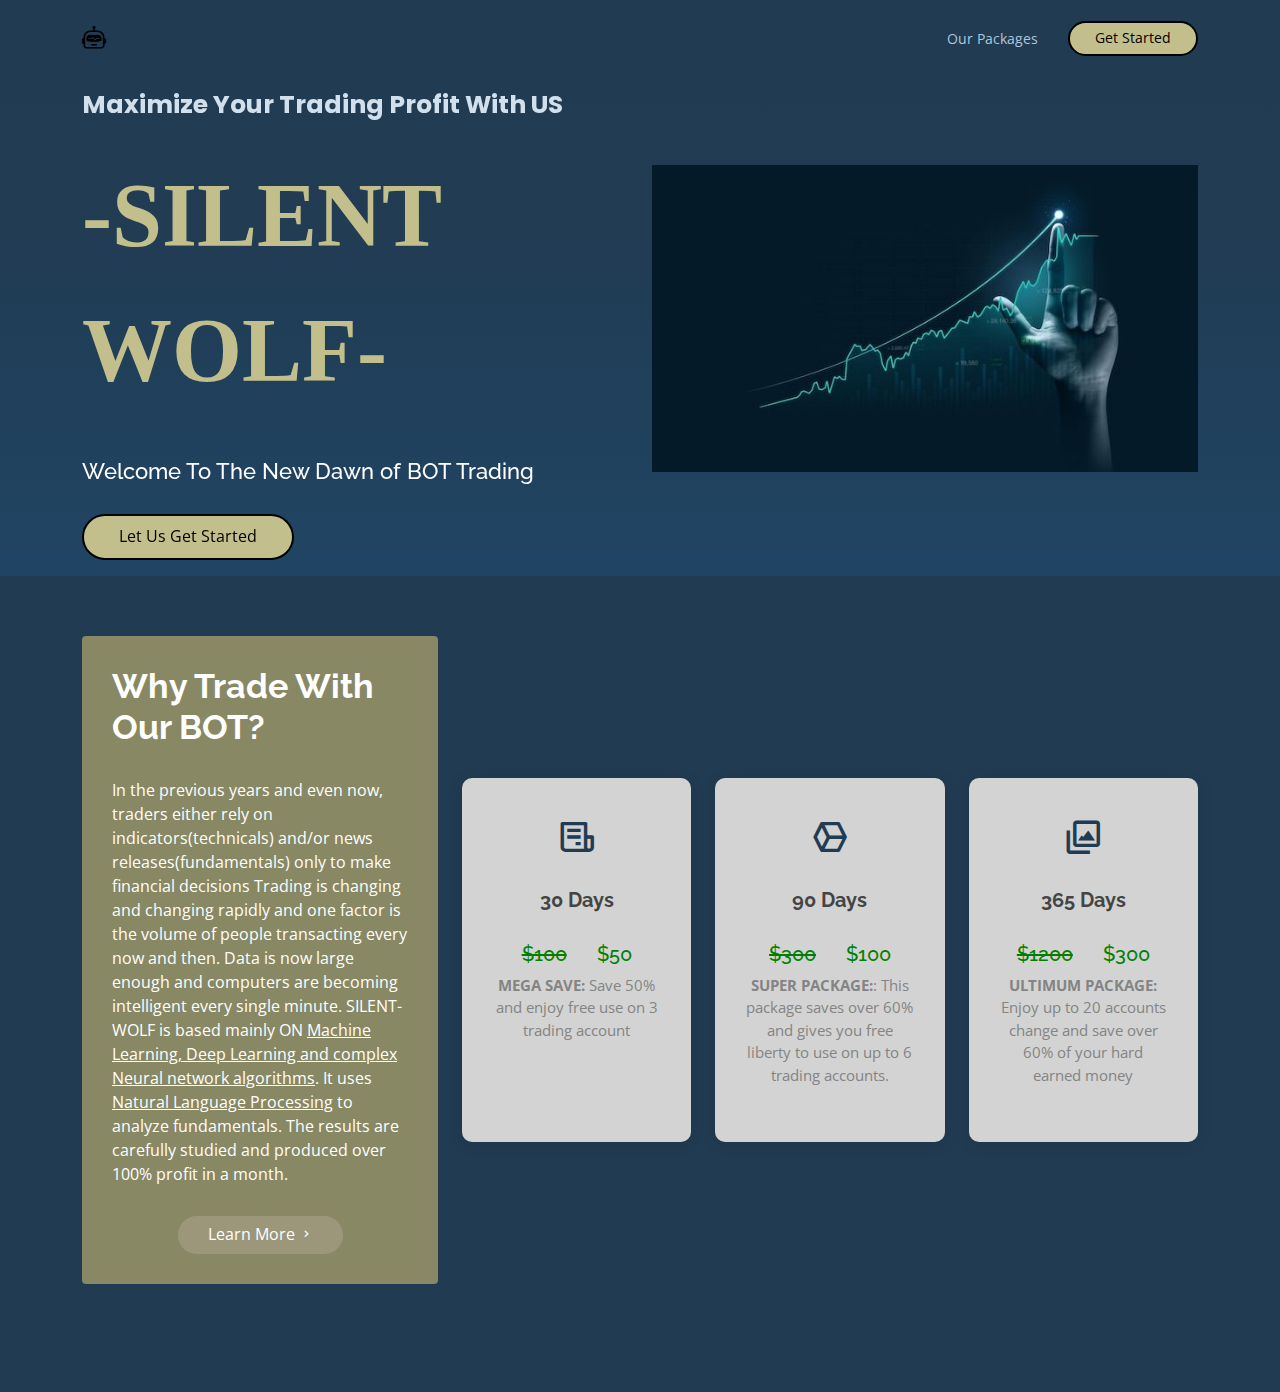
<file: index.html>
<!DOCTYPE html>
<html lang="en">

<head>
  <meta charset="utf-8">
  <meta content="width=device-width, initial-scale=1.0" name="viewport">

  <title>QuickPick</title>
  <meta content="" name="description">
  <meta content="" name="keywords">

  <!-- Favicons -->
  <link href="FrontENDS/assets/img/favicon.png" rel="icon">
  <link href="FrontENDS/assets/img/apple-touch-icon.png" rel="apple-touch-icon">

  <!-- Google Fonts -->
  <link href="https://fonts.googleapis.com/css?family=Open+Sans:300,300i,400,400i,600,600i,700,700i|Raleway:300,300i,400,400i,500,500i,600,600i,700,700i|Poppins:300,300i,400,400i,500,500i,600,600i,700,700i" rel="stylesheet">

  <!-- Vendor CSS Files -->
  <link href="FrontENDS/assets/vendor/aos/aos.css" rel="stylesheet">
  <link href="FrontENDS/assets/vendor/bootstrap/css/bootstrap.min.css" rel="stylesheet">
  <link href="FrontENDS/assets/vendor/bootstrap-icons/bootstrap-icons.css" rel="stylesheet">
  <link href="FrontENDS/assets/vendor/boxicons/css/boxicons.min.css" rel="stylesheet">
  <link href="FrontENDS/assets/vendor/glightbox/css/glightbox.min.css" rel="stylesheet">
  <link href="FrontENDS/assets/vendor/swiper/swiper-bundle.min.css" rel="stylesheet">

  <!-- Template Main CSS File -->
  <link href="FrontENDS/assets/css/style.css" rel="stylesheet">

</head>

<body>

  <!-- ======= Header ======= -->
  <header id="header">
    <div class="container d-flex align-items-center justify-content-between">

      <div class="logo">
        <h1><a href="index.html"> <i class="bi bi-robot" style="color: black;"></i><span></span></a></h1>
        <!-- Uncomment below if you prefer to use an image logo -->
        <!-- <a href="index.html"><img src="FrontENDS/assets/img/about.jpg" alt="" class="img-fluid"></a> -->
      </div>

      <nav id="navbar" class="navbar">
        <ul>
          <li><a class="nav-link scrollto" href="#why-us">Our Packages</a></li>
          <li><a class="getstarted scrollto" href="FrontENDS/signinsignup/signup.php">Get Started</a></li>
        </ul>
        <i class="bi bi-list mobile-nav-toggle" style="color:#c2bf8d"></i>
      </nav><!-- .navbar -->

    </div>
  </header><!-- End Header -->

  <!-- ======= Hero Section ======= -->
  <section id="hero">

    <div class="container mb-3">
      <div class="row d-flex align-items-center">
      <div class=" col-lg-6 py-5 py-lg-0 order-2 order-lg-1" data-aos="fade-right">
        <h1 style="font-size: 25px;">Maximize Your Trading Profit With US</h1>
        <p style="font-size:10vmin; font-weight: 900; color: #c2bf8d; font-family: Georgia, 'Times New Roman', Times, serif;">-SILENT WOLF-</p><br>
        <h2>Welcome To The New Dawn of BOT Trading</h2>
        <a href="FrontENDS/signinsignup/login.php" class="btn-get-started scrollto">Let Us Get Started</a>
      </div>
      <div class="col-lg-6 order-1 order-lg-2 hero-img" data-aos="fade-left">
        <img src="FrontENDS/assets/img/FX Pics/consistent-profit.jpg" class="img-fluid" alt="">
      </div>
    </div>
    </div>

  </section><!-- End Hero -->

  <main id="main">
    <main>
       <!-- ======= Why Us Section ======= -->
    <section id="why-us" class="why-us">
      <div class="container">

        <div class="row">
          <div class="col-lg-4 d-flex align-items-stretch">
            <div class="content">
              <h3>Why Trade With Our BOT?</h3>
              <p>
                In the previous years and even now, traders either rely on indicators(technicals) and/or news releases(fundamentals) only to make financial decisions
                Trading is changing and changing rapidly and one factor is the volume of people transacting every now and then.
                Data is now large enough and computers are becoming intelligent every single minute. 
                SILENT-WOLF is based mainly ON <u>Machine Learning, Deep Learning and complex Neural network algorithms</u>. It uses <u>Natural Language Processing</u> to analyze fundamentals.
                The results are carefully studied and produced over 100% profit in a month. 
              </p>
              <div class="text-center">
                <a href="#" class="more-btn">Learn More <i class="bx bx-chevron-right"></i></a>
              </div>
            </div>
          </div>
          <div class="col-lg-8 d-flex align-items-stretch">
            <div class="icon-boxes d-flex flex-column justify-content-center">
              <div class="row">
                <div class="col-xl-4 d-flex align-items-stretch">
                  <div class="icon-box mt-4 mt-xl-0">
                    <i class="bx bx-receipt"></i>
                    <h4>30 Days</h4>
                    <h5 style="color:green;"><span style="text-decoration:line-through;padding-right: 30px; margin-top: 0px;">$100</span>$50</h5>
                    <p><b>MEGA SAVE:</b> Save 50% and enjoy free use on 3 trading account </p>
                  </div>
                </div>
                <div class="col-xl-4 d-flex align-items-stretch">
                  <div class="icon-box mt-4 mt-xl-0">
                    <i class="bx bx-cube-alt"></i>
                    <h4>90 Days</h4>
                    <h5 style="color:green;"><span style="text-decoration:line-through;padding-right: 30px; margin-top: 0px;">$300</span>$100</h5>
                    <p><b>SUPER PACKAGE:</b>: This package saves over 60% and gives you free liberty to use on up to 6 trading accounts.</p>
                  </div>
                </div>
                <div class="col-xl-4 d-flex align-items-stretch">
                  <div class="icon-box mt-4 mt-xl-0">
                    <i class="bx bx-images"></i>
                    <h4>365 Days</h4>
                    <h5 style="color:green;"><span style="text-decoration:line-through;padding-right: 30px; margin-top: 0px;">$1200</span>$300</h5>
                    <p><b>ULTIMUM PACKAGE:</b> Enjoy up to 20 accounts change and save over 60% of your hard earned money </p>
                  </div>
                </div>
              </div>
            </div><!-- End .content-->
          </div>
        </div>

      </div>

        
    </main>
    
    <!-- ======= About Section ======= -->
<!-- End About Section -->
  <footer>
    <div class="container footer-bottom clearfix">
      <div style="color: #213b52" class="copyright">
        &copy; Copyright <strong><span>QuickPick</span></strong>. All Rights Reserved
      </div>
      <div class="credits" style="color:#213b52">
        Designed by <a style="color: #213b52;" href="https://bootstrapmade.com/">BootstrapMade</a>
      </div>
    </div>
  </footer><!-- End Footer -->

  <a href="#" class="back-to-top d-flex align-items-center justify-content-center"><i class="bi bi-arrow-up-short"></i></a>

  
    
  <!-- Vendor JS Files -->
  <script src="FrontENDS/assets/vendor/aos/aos.js"></script>
  <script src="FrontENDS/assets/vendor/bootstrap/js/bootstrap.bundle.min.js"></script>
  <script src="FrontENDS/assets/vendor/glightbox/js/glightbox.min.js"></script>
  <script src="FrontENDS/assets/vendor/isotope-layout/isotope.pkgd.min.js"></script>
  <script src="FrontENDS/assets/vendor/swiper/swiper-bundle.min.js"></script>
  <script src="FrontENDS/assets/vendor/php-email-form/validate.js"></script>

  <!-- Template Main JS File -->
  <script src="FrontENDS/assets/js/main.js"></script>
</body>

</html>
</file>
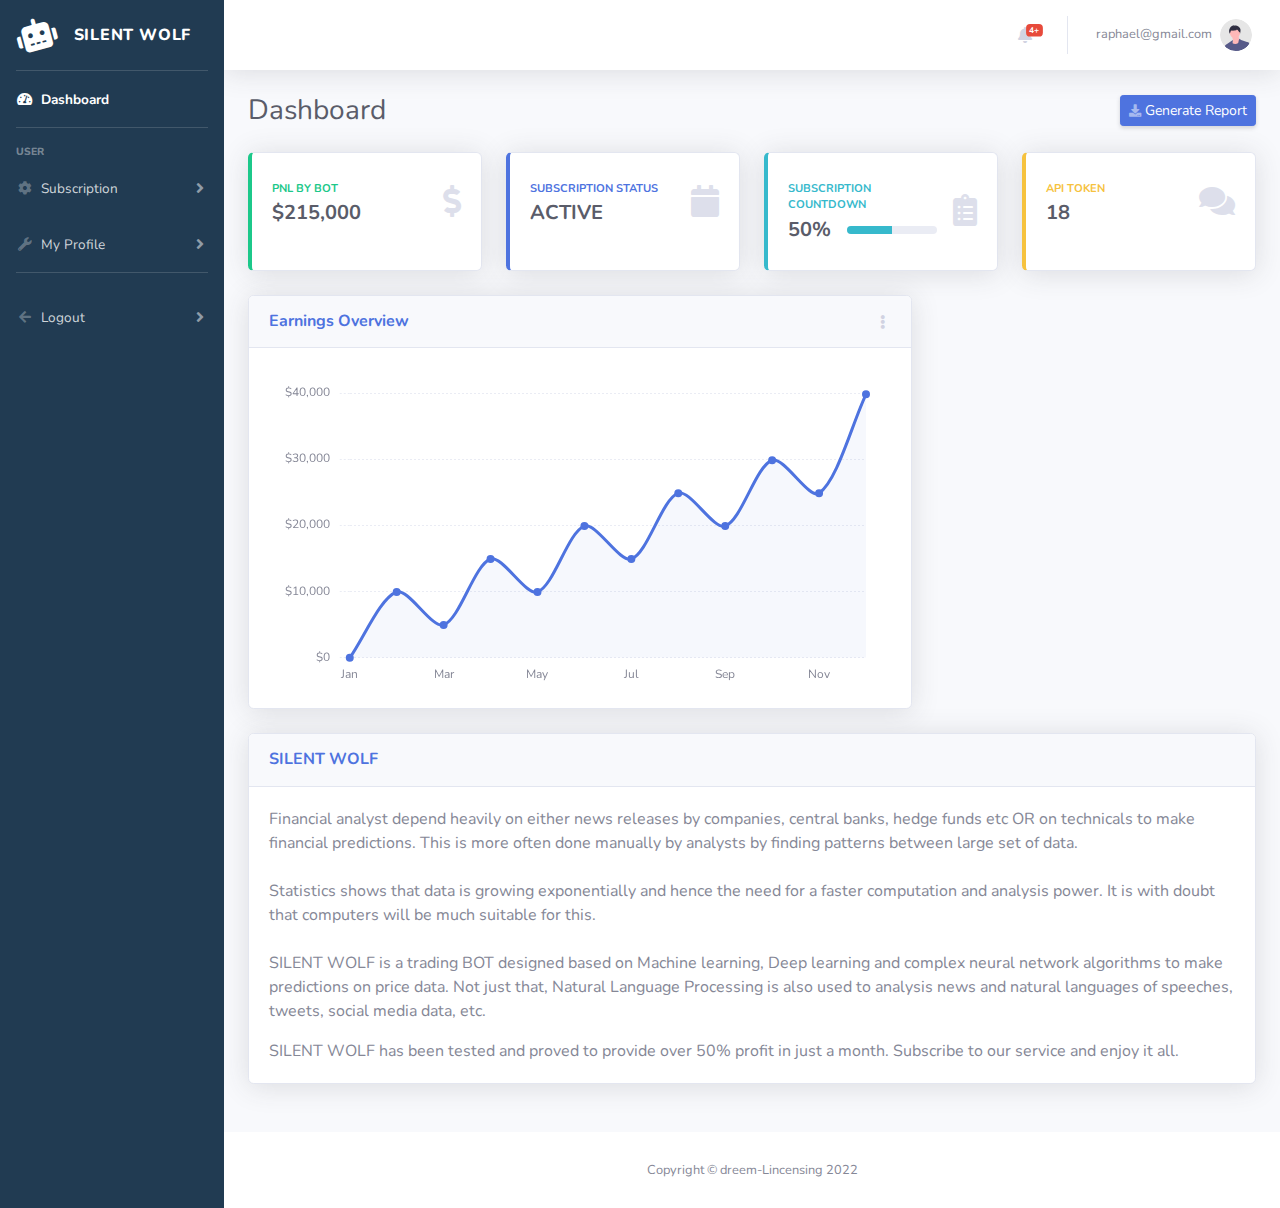
<file: FrontENDS/dashboards/index.html>
<!DOCTYPE html>
<html lang="en">

<head>

    <meta charset="utf-8">
    <meta http-equiv="X-UA-Compatible" content="IE=edge">
    <meta name="viewport" content="width=device-width, initial-scale=1, shrink-to-fit=no">
    <meta name="description" content="">
    <meta name="author" content="">

    <title>SB Admin 2 - Dashboard</title>

    <!-- Custom fonts for this template-->
    <link href="vendor/fontawesome-free/css/all.min.css" rel="stylesheet" type="text/css">
    <link
        href="https://fonts.googleapis.com/css?family=Nunito:200,200i,300,300i,400,400i,600,600i,700,700i,800,800i,900,900i"
        rel="stylesheet">

    <!-- Custom styles for this template-->
    <link href="css/sb-admin-2.min.css" rel="stylesheet">

</head>

<body id="page-top">

    <!-- Page Wrapper -->
    <div id="wrapper">

        <!-- Sidebar -->
        <ul style="background:#213b52" class="navbar-nav bg-gradient-primary sidebar sidebar-dark accordion" id="accordionSidebar">

            <!-- Sidebar - Brand -->
            <a class="sidebar-brand d-flex align-items-center justify-content-center" href="index.html">
                <div class="sidebar-brand-icon rotate-n-15">
                    <i class="fas fa-robot"></i>
                </div>
                <div class="sidebar-brand-text mx-3">Silent Wolf <sup></sup></div>
            </a>

            <!-- Divider -->
            <hr class="sidebar-divider my-0">

            <!-- Nav Item - Dashboard -->
            <li class="nav-item active">
                <a class="nav-link" href="index.html">
                    <i class="fas fa-fw fa-tachometer-alt"></i>
                    <span>Dashboard</span></a>
            </li>

            <!-- Divider -->
            <hr class="sidebar-divider">

            <!-- Heading -->
            <div class="sidebar-heading">
                USER
            </div>

            <!-- Nav Item - Pages Collapse Menu -->
            <li class="nav-item">
                <a class="nav-link collapsed" href="#" data-toggle="collapse" data-target="#collapseTwo"
                    aria-expanded="true" aria-controls="collapseTwo">
                    <i class="fas fa-fw fa-cog"></i>
                    <span>Subscription</span>
                </a>
                <div id="collapseTwo" class="collapse" aria-labelledby="headingTwo" data-parent="#accordionSidebar">
                    <div class="bg-white py-2 collapse-inner rounded">
                        <h6 class="collapse-header">Subscriptions</h6>
                        <a class="collapse-item" href="buttons.html">Subscribe</a>
                        <a class="collapse-item" href="cards.html">Subscription status</a>
                        <a class="collapse-item" href="buttons.html">API Token</a>
                    </div>
                </div>
            </li>

            <!-- Nav Item - Utilities Collapse Menu -->
            <li class="nav-item">
                <a class="nav-link collapsed" href="#" data-toggle="collapse" data-target="#collapseUtilities"
                    aria-expanded="true" aria-controls="collapseUtilities">
                    <i class="fas fa-fw fa-wrench"></i>
                    <span>My Profile</span>
                </a>
                <div id="collapseUtilities" class="collapse" aria-labelledby="headingUtilities"
                    data-parent="#accordionSidebar">
                    <div class="bg-white py-2 collapse-inner rounded">
                        <h6 class="collapse-header">Profile</h6>
                        <a class="collapse-item" href="utilities-color.html">Change Password</a>
                        <a class="collapse-item" href="utilities-border.html">Change Profile Picture</a>
                    </div>
                </div>
            </li>

            <!-- Divider -->
            <hr class="sidebar-divider">

            <!-- Heading -->
            <div class="sidebar-heading">
                
            </div>

            <!-- Nav Item - Pages Collapse Menu -->
            <li class="nav-item">
                <a class="nav-link collapsed" href="#" data-toggle="collapse" data-target="#collapsePages"
                    aria-expanded="true" aria-controls="collapsePages">
                    <i class="fas fa-fw fa-arrow-left"></i>
                    <span>Logout</span>
                </a>
            </li>
        </ul>
        <!-- End of Sidebar -->

        <!-- Content Wrapper -->
        <div id="content-wrapper" class="d-flex flex-column">

            <!-- Main Content -->
            <div id="content">

                <!-- Topbar -->
                <nav class="navbar navbar-expand navbar-light bg-white topbar mb-4 static-top shadow">

                    <!-- Sidebar Toggle (Topbar) -->
                    <button id="sidebarToggleTop" class="btn btn-link d-md-none rounded-circle mr-3">
                        <i class="fa fa-bars"></i>
                    </button>

                    <!-- Topbar Navbar -->
                    <ul class="navbar-nav ml-auto">

                        <!-- Nav Item - Search Dropdown (Visible Only XS) -->
                        <li class="nav-item dropdown no-arrow d-sm-none">
                            <a class="nav-link dropdown-toggle" href="#" id="searchDropdown" role="button"
                                data-toggle="dropdown" aria-haspopup="true" aria-expanded="false">
                                <i class="fas fa-search fa-fw"></i>
                            </a>
                            <!-- Dropdown - Messages -->
                            <div class="dropdown-menu dropdown-menu-right p-3 shadow animated--grow-in"
                                aria-labelledby="searchDropdown">
                                <form class="form-inline mr-auto w-100 navbar-search">
                                    <div class="input-group">
                                        <input type="text" class="form-control bg-light border-0 small"
                                            placeholder="Search for..." aria-label="Search"
                                            aria-describedby="basic-addon2">
                                        <div class="input-group-append">
                                            <button class="btn btn-primary" type="button">
                                                <i class="fas fa-search fa-sm"></i>
                                            </button>
                                        </div>
                                    </div>
                                </form>
                            </div>
                        </li>

                        <!-- Nav Item - Alerts -->
                        <li class="nav-item dropdown no-arrow mx-1">
                            <a class="nav-link dropdown-toggle" href="#" id="alertsDropdown" role="button"
                                data-toggle="dropdown" aria-haspopup="true" aria-expanded="false">
                                <i class="fas fa-bell fa-fw"></i>
                                <!-- Counter - Alerts -->
                                <span class="badge badge-danger badge-counter">4+</span>
                            </a>
                            <!-- Dropdown - Alerts -->
                            <div class="dropdown-list dropdown-menu dropdown-menu-right shadow animated--grow-in"
                                aria-labelledby="alertsDropdown">
                                <h6 class="dropdown-header">
                                    Alerts Center
                                </h6>
                                <a class="dropdown-item d-flex align-items-center" href="#">
                                    <div class="mr-3">
                                        <div class="icon-circle bg-primary">
                                            <i class="fas fa-file-alt text-white"></i>
                                        </div>
                                    </div>
                                    <div>
                                        <div class="small text-gray-500">December 12, 2019</div>
                                        <span class="font-weight-bold">A new monthly report is ready to download!</span>
                                    </div>
                                </a>
                                <a class="dropdown-item d-flex align-items-center" href="#">
                                    <div class="mr-3">
                                        <div class="icon-circle bg-success">
                                            <i class="fas fa-donate text-white"></i>
                                        </div>
                                    </div>
                                    <div>
                                        <div class="small text-gray-500">December 7, 2019</div>
                                        $290.29 has been deposited into your account!
                                    </div>
                                </a>
                                <a class="dropdown-item d-flex align-items-center" href="#">
                                    <div class="mr-3">
                                        <div class="icon-circle bg-warning">
                                            <i class="fas fa-exclamation-triangle text-white"></i>
                                        </div>
                                    </div>
                                    <div>
                                        <div class="small text-gray-500">December 2, 2019</div>
                                        Spending Alert: We've noticed unusually high spending for your account.
                                    </div>
                                </a>
                                <a class="dropdown-item text-center small text-gray-500" href="#">Show All Alerts</a>
                            </div>
                        </li>

                        <div class="topbar-divider d-none d-sm-block"></div>

                        <!-- Nav Item - User Information -->
                        <li class="nav-item dropdown no-arrow">
                            <a class="nav-link dropdown-toggle" href="#" id="userDropdown" role="button"
                                data-toggle="dropdown" aria-haspopup="true" aria-expanded="false">
                                <span class="mr-2 d-none d-lg-inline text-gray-600 small">raphael@gmail.com</span>
                                <img class="img-profile rounded-circle"
                                    src="img/undraw_profile.svg" style="color:red">
                            </a>
                            <!-- Dropdown - User Information -->
                            <div class="dropdown-menu dropdown-menu-right shadow animated--grow-in"
                                aria-labelledby="userDropdown">
                                <a class="dropdown-item" href="#">
                                    <i class="fas fa-list fa-sm fa-fw mr-2 text-gray-400"></i>
                                    Activity Log
                                </a>
                                <div class="dropdown-divider"></div>
                                <a class="dropdown-item" href="#" data-toggle="modal">
                                    <i class="fas fa-sign-out-alt fa-sm fa-fw mr-2 text-gray-400"></i>
                                    Logout
                                </a>
                            </div>
                        </li>

                    </ul>

                </nav>
                <!-- End of Topbar -->

                <!-- Begin Page Content -->
                <div class="container-fluid">

                    <!-- Page Heading -->
                    <div class="d-sm-flex align-items-center justify-content-between mb-4">
                        <h1 class="h3 mb-0 text-gray-800">Dashboard</h1>
                        <a href="#" class="d-none d-sm-inline-block btn btn-sm btn-primary shadow-sm"><i
                                class="fas fa-download fa-sm text-white-50"></i> Generate Report</a>
                    </div>

                    <!-- Content Row -->
                    <div class="row">

                        <!-- Earnings (Monthly) Card Example -->
                        <div class="col-xl-3 col-md-6 mb-4">
                            <div class="card border-left-success shadow h-100 py-2">
                                <div class="card-body">
                                    <div class="row no-gutters align-items-center">
                                        <div class="col mr-2">
                                            <div class="text-xs font-weight-bold text-success text-uppercase mb-1">
                                                PnL By BOT</div>
                                            <div class="h5 mb-0 font-weight-bold text-gray-800">$215,000</div>
                                        </div>
                                        <div class="col-auto">
                                            <i class="fas fa-dollar-sign fa-2x text-gray-300"></i>
                                        </div>
                                    </div>
                                </div>
                            </div>
                        </div>


                        <!-- Earnings (Monthly) Card Example -->
                        <div class="col-xl-3 col-md-6 mb-4">
                            <div class="card border-left-primary shadow h-100 py-2">
                                <div class="card-body">
                                    <div class="row no-gutters align-items-center">
                                        <div class="col mr-2">
                                            <div class="text-xs font-weight-bold text-primary text-uppercase mb-1">
                                                Subscription Status</div>
                                            <div class="h5 mb-0 font-weight-bold text-gray-800">ACTIVE</div>
                                        </div>
                                        <div class="col-auto">
                                            <i class="fas fa-calendar fa-2x text-gray-300"></i>
                                        </div>
                                    </div>
                                </div>
                            </div>
                        </div>


                        <!-- Earnings (Monthly) Card Example -->
                        <div class="col-xl-3 col-md-6 mb-4">
                            <div class="card border-left-info shadow h-100 py-2">
                                <div class="card-body">
                                    <div class="row no-gutters align-items-center">
                                        <div class="col mr-2">
                                            <div class="text-xs font-weight-bold text-info text-uppercase mb-1">Subscription Countdown
                                            </div>
                                            <div class="row no-gutters align-items-center">
                                                <div class="col-auto">
                                                    <div class="h5 mb-0 mr-3 font-weight-bold text-gray-800">50%</div>
                                                </div>
                                                <div class="col">
                                                    <div class="progress progress-sm mr-2">
                                                        <div class="progress-bar bg-info" role="progressbar"
                                                            style="width: 50%" aria-valuenow="50" aria-valuemin="0"
                                                            aria-valuemax="100"></div>
                                                    </div>
                                                </div>
                                            </div>
                                        </div>
                                        <div class="col-auto">
                                            <i class="fas fa-clipboard-list fa-2x text-gray-300"></i>
                                        </div>
                                    </div>
                                </div>
                            </div>
                        </div>

                        <!-- Pending Requests Card Example -->
                        <div class="col-xl-3 col-md-6 mb-4">
                            <div class="card border-left-warning shadow h-100 py-2">
                                <div class="card-body">
                                    <div class="row no-gutters align-items-center">
                                        <div class="col mr-2">
                                            <div class="text-xs font-weight-bold text-warning text-uppercase mb-1">
                                                API Token</div>
                                            <div class="h5 mb-0 font-weight-bold text-gray-800">18</div>
                                        </div>
                                        <div class="col-auto">
                                            <i class="fas fa-comments fa-2x text-gray-300"></i>
                                        </div>
                                    </div>
                                </div>
                            </div>
                        </div>
                    </div>

                    <!-- Content Row -->
                    <div class="row" style="visibility: visible;">
                        <!-- Area Chart -->
                        <div class="col-xl-8 col-lg-12">
                            <div class="card shadow mb-4">
                                <!-- Card Header - Dropdown -->
                                <div
                                    class="card-header py-3 d-flex flex-row align-items-center justify-content-between">
                                    <h6 class="m-0 font-weight-bold text-primary">Earnings Overview</h6>
                                    <div class="dropdown no-arrow">
                                        <a class="dropdown-toggle" href="#" role="button" id="dropdownMenuLink"
                                            data-toggle="dropdown" aria-haspopup="true" aria-expanded="false">
                                            <i class="fas fa-ellipsis-v fa-sm fa-fw text-gray-400"></i>
                                        </a>
                                        <div class="dropdown-menu dropdown-menu-right shadow animated--fade-in"
                                            aria-labelledby="dropdownMenuLink">
                                            <div class="dropdown-header">Dropdown Header:</div>
                                            <a class="dropdown-item" href="#">Action</a>
                                            <a class="dropdown-item" href="#">Another action</a>
                                            <div class="dropdown-divider"></div>
                                            <a class="dropdown-item" href="#">Something else here</a>
                                        </div>
                                    </div>
                                </div>
                                <!-- Card Body -->
                                <div class="card-body">
                                    <div class="chart-area">
                                        <canvas id="myAreaChart"></canvas>
                                    </div>
                                </div>
                            </div>
                        </div>
                    </div>

                    <!-- Content Row -->
                    <div class="row">

                        <!-- Content Column -->
                        <div class="col-lg-12 mb-4">
                            <!-- Approach -->
                            <div class="card shadow mb-4">
                                <div class="card-header py-3">
                                    <h6 class="m-0 font-weight-bold text-primary">SILENT WOLF</h6>
                                </div>
                                <div class="card-body">
                                    <p>
                                        Financial analyst depend heavily on either news releases by companies, central banks, hedge funds etc OR on technicals to make financial predictions.
                                        This is more often done manually by analysts by finding patterns between large set of data.<br/><br>
                                        
                                        Statistics shows that data is growing exponentially and hence the need for a faster computation and analysis power. It is with doubt that computers
                                        will be much suitable for this. <br><br>
                                        SILENT WOLF is a trading BOT designed based on Machine learning, Deep learning and complex neural network algorithms to make predictions on price data.
                                        Not just that, Natural Language Processing is also used to analysis news and natural languages of speeches, tweets, social media data, etc.
                                    </p>
                                    <p class="mb-0">
                                        SILENT WOLF has been tested and proved to provide over 50% profit in just a month. 
                                        Subscribe to our service and enjoy it all.
                                    </p>
                                </div>
                            </div>

                        </div>
                    </div>

                </div>
                <!-- /.container-fluid -->

            </div>
            <!-- End of Main Content -->

            <!-- Footer -->
            <footer class="sticky-footer bg-white">
                <div class="container my-auto">
                    <div class="copyright text-center my-auto">
                        <span>Copyright &copy; dreem-Lincensing 2022</span>
                    </div>
                </div>
            </footer>
            <!-- End of Footer -->

        </div>
        <!-- End of Content Wrapper -->

    </div>
    <!-- End of Page Wrapper -->

    <!-- Scroll to Top Button-->
    <a class="scroll-to-top rounded" href="#page-top">
        <i class="fas fa-angle-up"></i>
    </a>


    <!-- Bootstrap core JavaScript-->
    <script src="vendor/jquery/jquery.min.js"></script>
    <script src="vendor/bootstrap/js/bootstrap.bundle.min.js"></script>

    <!-- Core plugin JavaScript-->
    <script src="vendor/jquery-easing/jquery.easing.min.js"></script>

    <!-- Custom scripts for all pages-->
    <script src="js/sb-admin-2.min.js"></script>

    <!-- Page level plugins -->
    <script src="vendor/chart.js/Chart.min.js"></script>

    <!-- Page level custom scripts -->
    <script src="js/demo/chart-area-demo.js"></script>
    <script src="js/demo/chart-pie-demo.js"></script>

</body>

</html>
</file>
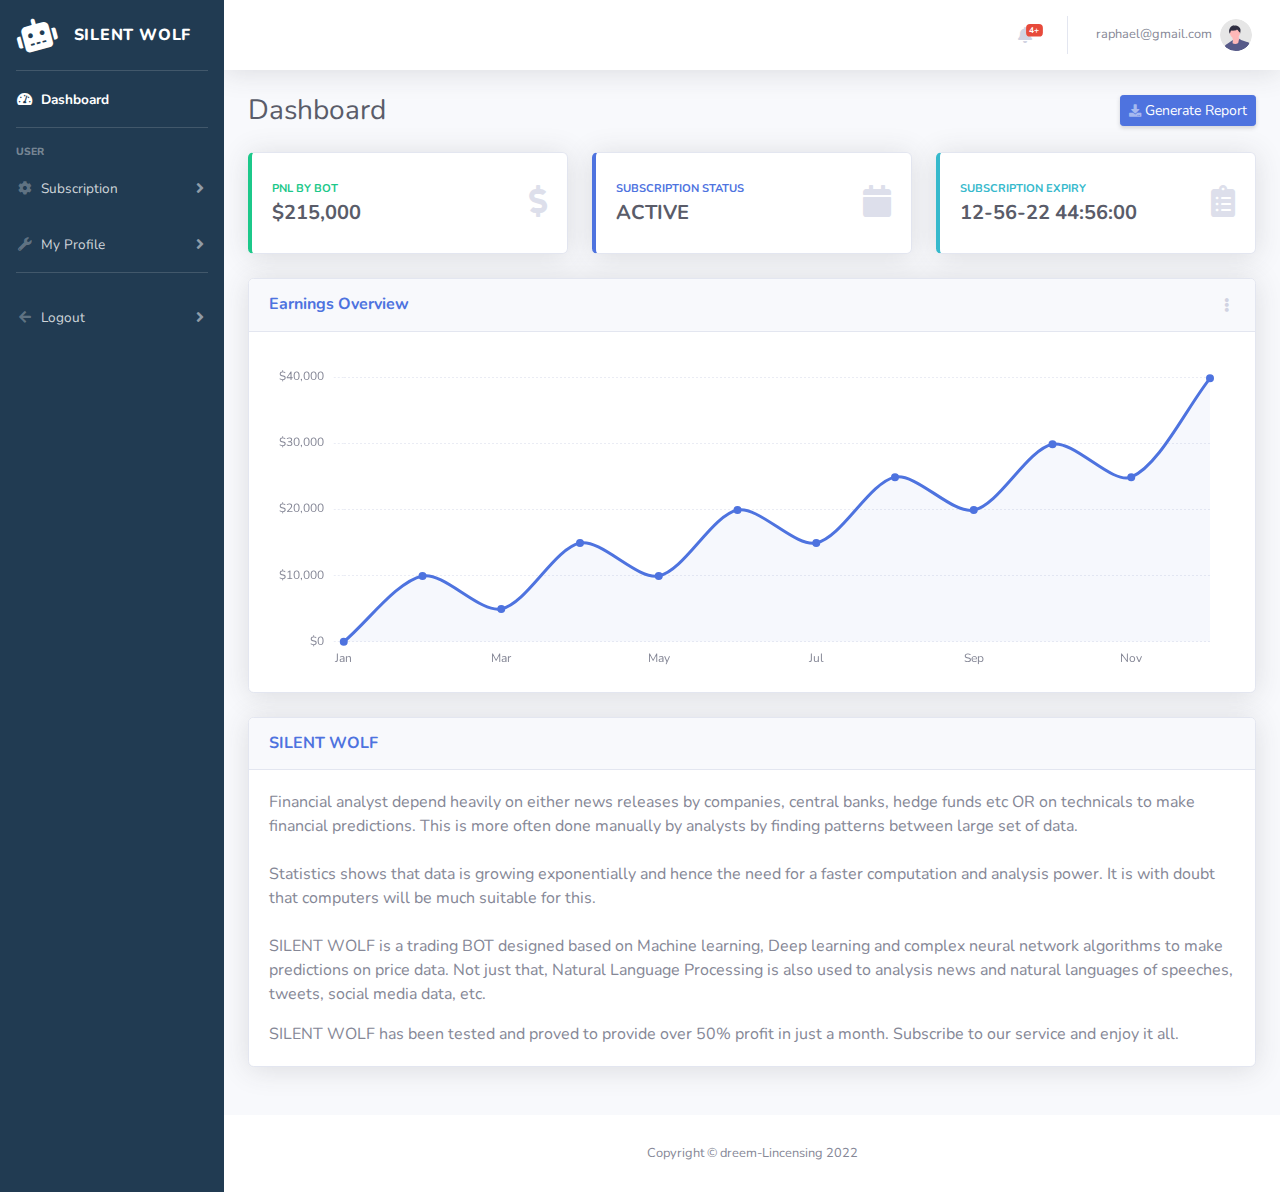
<file: FrontENDS/dashboards/dashboard_template - Copy.html>
<!DOCTYPE html>
<html lang="en">

<head>

    <meta charset="utf-8">
    <meta http-equiv="X-UA-Compatible" content="IE=edge">
    <meta name="viewport" content="width=device-width, initial-scale=1, shrink-to-fit=no">
    <meta name="description" content="">
    <meta name="author" content="">

    <title>Dashboard</title>

    <!-- Custom fonts for this template-->
    <link href="vendor/fontawesome-free/css/all.min.css" rel="stylesheet" type="text/css">
    <link
        href="https://fonts.googleapis.com/css?family=Nunito:200,200i,300,300i,400,400i,600,600i,700,700i,800,800i,900,900i"
        rel="stylesheet">

    <!-- Custom styles for this template-->
    <link href="css/sb-admin-2.min.css" rel="stylesheet">

</head>

<body id="page-top">

    <!-- Page Wrapper -->
    <div id="wrapper">

        <!-- Sidebar -->
        <ul style="background:#213b52" class="navbar-nav bg-gradient-primary sidebar sidebar-dark accordion" id="accordionSidebar">

            <!-- Sidebar - Brand -->
            <a class="sidebar-brand d-flex align-items-center justify-content-center" href="index.html">
                <div class="sidebar-brand-icon rotate-n-15">
                    <i class="fas fa-robot"></i>
                </div>
                <div class="sidebar-brand-text mx-3">Silent Wolf <sup></sup></div>
            </a>

            <!-- Divider -->
            <hr class="sidebar-divider my-0">

            <!-- Nav Item - Dashboard -->
            <li class="nav-item active">
                <a class="nav-link" href="index.html">
                    <i class="fas fa-fw fa-tachometer-alt"></i>
                    <span>Dashboard</span></a>
            </li>

            <!-- Divider -->
            <hr class="sidebar-divider">

            <!-- Heading -->
            <div class="sidebar-heading">
                USER
            </div>

            <!-- Nav Item - Pages Collapse Menu -->
            <li class="nav-item">
                <a class="nav-link collapsed" href="#" data-toggle="collapse" data-target="#collapseTwo"
                    aria-expanded="true" aria-controls="collapseTwo">
                    <i class="fas fa-fw fa-cog"></i>
                    <span>Subscription</span>
                </a>
                <div id="collapseTwo" class="collapse" aria-labelledby="headingTwo" data-parent="#accordionSidebar">
                    <div class="bg-white py-2 collapse-inner rounded">
                        <h6 class="collapse-header">Subscriptions</h6>
                        <a class="collapse-item" href="#">Subscribe</a>
                        <a class="collapse-item" href="#">Subscription status</a>
                        <a class="collapse-item" href="#">API Token</a>
                    </div>
                </div>
            </li>

            <!-- Nav Item - Utilities Collapse Menu -->
            <li class="nav-item">
                <a class="nav-link collapsed" href="#" data-toggle="collapse" data-target="#collapseUtilities"
                    aria-expanded="true" aria-controls="collapseUtilities">
                    <i class="fas fa-fw fa-wrench"></i>
                    <span>My Profile</span>
                </a>
                <div id="collapseUtilities" class="collapse" aria-labelledby="headingUtilities"
                    data-parent="#accordionSidebar">
                    <div class="bg-white py-2 collapse-inner rounded">
                        <h6 class="collapse-header">Profile</h6>
                        <a class="collapse-item" href="#">Change Password</a>
                        <a class="collapse-item" href="#">Change Profile Picture</a>
                    </div>
                </div>
            </li>

            <!-- Divider -->
            <hr class="sidebar-divider">

            <!-- Heading -->
            <div class="sidebar-heading">
                
            </div>

            <!-- Nav Item - Pages Collapse Menu -->
            <li class="nav-item">
                <a class="nav-link collapsed" href="#" data-toggle="collapse" data-target="#collapsePages"
                    aria-expanded="true" aria-controls="collapsePages">
                    <i class="fas fa-fw fa-arrow-left"></i>
                    <span>Logout</span>
                </a>
            </li>
        </ul>
        <!-- End of Sidebar -->

        <!-- Content Wrapper -->
        <div id="content-wrapper" class="d-flex flex-column">

            <!-- Main Content -->
            <div id="content">

                <!-- Topbar -->
                <nav class="navbar navbar-expand navbar-light bg-white topbar mb-4 static-top shadow">

                    <!-- Sidebar Toggle (Topbar) -->
                    <button id="sidebarToggleTop" class="btn btn-link d-md-none rounded-circle mr-3">
                        <i class="fa fa-bars"></i>
                    </button>

                    <!-- Topbar Navbar -->
                    <ul class="navbar-nav ml-auto">

                        <!-- Nav Item - Search Dropdown -->
                        <li class="nav-item dropdown no-arrow d-sm-none">
                            <a class="nav-link dropdown-toggle" href="#" id="searchDropdown" role="button"
                                data-toggle="dropdown" aria-haspopup="true" aria-expanded="false">
                                <i class="fas fa-search fa-fw"></i>
                            </a>
                            <!-- Dropdown - Messages -->
                            <div class="dropdown-menu dropdown-menu-right p-3 shadow animated--grow-in"
                                aria-labelledby="searchDropdown">
                                <form class="form-inline mr-auto w-100 navbar-search">
                                    <div class="input-group">
                                        <input type="text" class="form-control bg-light border-0 small"
                                            placeholder="Search for..." aria-label="Search"
                                            aria-describedby="basic-addon2">
                                        <div class="input-group-append">
                                            <button class="btn btn-primary" type="button">
                                                <i class="fas fa-search fa-sm"></i>
                                            </button>
                                        </div>
                                    </div>
                                </form>
                            </div>
                        </li>

                        <!-- Nav Item - Alerts -->
                        <li class="nav-item dropdown no-arrow mx-1">
                            <a class="nav-link dropdown-toggle" href="#" id="alertsDropdown" role="button"
                                data-toggle="dropdown" aria-haspopup="true" aria-expanded="false">
                                <i class="fas fa-bell fa-fw"></i>
                                <!-- Counter - Alerts -->
                                <span class="badge badge-danger badge-counter">4+</span>
                            </a>
                            <!-- Dropdown - Alerts -->
                            <div class="dropdown-list dropdown-menu dropdown-menu-right shadow animated--grow-in"
                                aria-labelledby="alertsDropdown">
                                <h6 class="dropdown-header">
                                    Alerts Center
                                </h6>
                                <a class="dropdown-item d-flex align-items-center" href="#">
                                    <div class="mr-3">
                                        <div class="icon-circle bg-primary">
                                            <i class="fas fa-file-alt text-white"></i>
                                        </div>
                                    </div>
                                    <div>
                                        <div class="small text-gray-500">December 12, 2019</div>
                                        <span class="font-weight-bold">A new monthly report is ready to download!</span>
                                    </div>
                                </a>
                                <a class="dropdown-item d-flex align-items-center" href="#">
                                    <div class="mr-3">
                                        <div class="icon-circle bg-success">
                                            <i class="fas fa-donate text-white"></i>
                                        </div>
                                    </div>
                                    <div>
                                        <div class="small text-gray-500">December 7, 2019</div>
                                        $290.29 has been deposited into your account!
                                    </div>
                                </a>
                                <a class="dropdown-item d-flex align-items-center" href="#">
                                    <div class="mr-3">
                                        <div class="icon-circle bg-warning">
                                            <i class="fas fa-exclamation-triangle text-white"></i>
                                        </div>
                                    </div>
                                    <div>
                                        <div class="small text-gray-500">December 2, 2019</div>
                                        Spending Alert: We've noticed unusually high spending for your account.
                                    </div>
                                </a>
                                <a class="dropdown-item text-center small text-gray-500" href="#">Show All Alerts</a>
                            </div>
                        </li>

                        <div class="topbar-divider d-none d-sm-block"></div>

                        <!-- Nav Item - User Information -->
                        <li class="nav-item dropdown no-arrow">
                            <a class="nav-link dropdown-toggle" href="#" id="userDropdown" role="button"
                                data-toggle="dropdown" aria-haspopup="true" aria-expanded="false">
                                <span class="mr-2 d-none d-lg-inline text-gray-600 small">raphael@gmail.com</span>
                                <img class="img-profile rounded-circle"
                                    src="img/undraw_profile.svg" style="color:red">
                            </a>
                            <!-- Dropdown - User Information -->
                            <div class="dropdown-menu dropdown-menu-right shadow animated--grow-in"
                                aria-labelledby="userDropdown">
                                <a class="dropdown-item" href="#">
                                    <i class="fas fa-list fa-sm fa-fw mr-2 text-gray-400"></i>
                                    Activity Log
                                </a>
                                <div class="dropdown-divider"></div>
                                <a class="dropdown-item" href="#" data-toggle="modal">
                                    <i class="fas fa-sign-out-alt fa-sm fa-fw mr-2 text-gray-400"></i>
                                    Logout
                                </a>
                            </div>
                        </li>

                    </ul>

                </nav>
                <!-- End of Topbar -->

                <!-- Begin Page Content -->
                <div class="container-fluid">

                    <!-- Page Heading -->
                    <div class="d-sm-flex align-items-center justify-content-between mb-4">
                        <h1 class="h3 mb-0 text-gray-800">Dashboard</h1>
                        <a href="#" class="d-none d-sm-inline-block btn btn-sm btn-primary shadow-sm"><i
                                class="fas fa-download fa-sm text-white-50"></i> Generate Report</a>
                    </div>

                    <!-- Content Row -->
                    <div class="row">

                        <!-- Earnings (Monthly) Card Example -->
                        <div class="col-xl-4 col-md-6 mb-4">
                            <div class="card border-left-success shadow h-100 py-2">
                                <div class="card-body">
                                    <div class="row no-gutters align-items-center">
                                        <div class="col mr-2">
                                            <div class="text-xs font-weight-bold text-success text-uppercase mb-1">
                                                PnL By BOT</div>
                                            <div class="h5 mb-0 font-weight-bold text-gray-800">$215,000</div>
                                        </div>
                                        <div class="col-auto">
                                            <i class="fas fa-dollar-sign fa-2x text-gray-300"></i>
                                        </div>
                                    </div>
                                </div>
                            </div>
                        </div>


                        <!-- Earnings (Monthly) Card Example -->
                        <div class="col-xl-4 col-md-6 mb-4">
                            <div class="card border-left-primary shadow h-100 py-2">
                                <div class="card-body">
                                    <div class="row no-gutters align-items-center">
                                        <div class="col mr-2">
                                            <div class="text-xs font-weight-bold text-primary text-uppercase mb-1">
                                                Subscription Status</div>
                                            <div class="h5 mb-0 font-weight-bold text-gray-800">ACTIVE</div>
                                        </div>
                                        <div class="col-auto">
                                            <i class="fas fa-calendar fa-2x text-gray-300"></i>
                                        </div>
                                    </div>
                                </div>
                            </div>
                        </div>


                        <!-- Earnings (Monthly) Card Example -->
                        <div class="col-xl-4 col-md-12 mb-4">
                            <div class="card border-left-info shadow h-100 py-2">
                                <div class="card-body">
                                    <div class="row no-gutters align-items-center">
                                        <div class="col mr-2">
                                            <div class="text-xs font-weight-bold text-info text-uppercase mb-1">Subscription Expiry
                                            </div>
                                            <div class="row no-gutters align-items-center">
                                                <div class="col-auto">
                                                    <div class="h5 mb-0 mr-3 font-weight-bold text-gray-800">12-56-22 44:56:00</div>
                                                </div>
                                            </div>
                                        </div>
                                        <div class="col-auto">
                                            <i class="fas fa-clipboard-list fa-2x text-gray-300"></i>
                                        </div>
                                    </div>
                                </div>
                            </div>
                        </div>
                    </div>

                    <!-- Content Row -->
                    <div class="row" style="visibility: visible;">
                        <!-- Area Chart -->
                        <div class="col-12 col-lg-12">
                            <div class="card shadow mb-4">
                                <!-- Card Header - Dropdown -->
                                <div
                                    class="card-header py-3 d-flex flex-row align-items-center justify-content-between">
                                    <h6 class="m-0 font-weight-bold text-primary">Earnings Overview</h6>
                                    <div class="dropdown no-arrow">
                                        <a class="dropdown-toggle" href="#" role="button" id="dropdownMenuLink"
                                            data-toggle="dropdown" aria-haspopup="true" aria-expanded="false">
                                            <i class="fas fa-ellipsis-v fa-sm fa-fw text-gray-400"></i>
                                        </a>
                                        <div class="dropdown-menu dropdown-menu-right shadow animated--fade-in"
                                            aria-labelledby="dropdownMenuLink">
                                            <div class="dropdown-header">Dropdown Header:</div>
                                            <a class="dropdown-item" href="#">Action</a>
                                            <a class="dropdown-item" href="#">Another action</a>
                                            <div class="dropdown-divider"></div>
                                            <a class="dropdown-item" href="#">Something else here</a>
                                        </div>
                                    </div>
                                </div>
                                <!-- Card Body -->
                                <div class="card-body">
                                    <div class="chart-area">
                                        <canvas id="myAreaChart"></canvas>
                                    </div>
                                </div>
                            </div>
                        </div>
                    </div>

                    <!-- Content Row -->
                    <div class="row">

                        <!-- Content Column -->
                        <div class="col-12 mb-4">
                            <!-- Approach -->
                            <div class="card shadow mb-4">
                                <div class="card-header py-3">
                                    <h6 class="m-0 font-weight-bold text-primary">SILENT WOLF</h6>
                                </div>
                                <div class="card-body">
                                    <p>
                                        Financial analyst depend heavily on either news releases by companies, central banks, hedge funds etc OR on technicals to make financial predictions.
                                        This is more often done manually by analysts by finding patterns between large set of data.<br/><br>
                                        
                                        Statistics shows that data is growing exponentially and hence the need for a faster computation and analysis power. It is with doubt that computers
                                        will be much suitable for this. <br><br>
                                        SILENT WOLF is a trading BOT designed based on Machine learning, Deep learning and complex neural network algorithms to make predictions on price data.
                                        Not just that, Natural Language Processing is also used to analysis news and natural languages of speeches, tweets, social media data, etc.
                                    </p>
                                    <p class="mb-0">
                                        SILENT WOLF has been tested and proved to provide over 50% profit in just a month. 
                                        Subscribe to our service and enjoy it all.
                                    </p>
                                </div>
                            </div>

                        </div>
                    </div>

                </div>
                <!-- /.container-fluid -->

            </div>
            <!-- End of Main Content -->

            <!-- Footer -->
            <footer class="sticky-footer bg-white">
                <div class="container my-auto">
                    <div class="copyright text-center my-auto">
                        <span>Copyright &copy; dreem-Lincensing 2022</span>
                    </div>
                </div>
            </footer>
            <!-- End of Footer -->

        </div>
        <!-- End of Content Wrapper -->

    </div>
    <!-- End of Page Wrapper -->

    <!-- Scroll to Top Button-->
    <a class="scroll-to-top rounded" href="#page-top">
        <i class="fas fa-angle-up"></i>
    </a>


    <!-- Bootstrap core JavaScript-->
    <script src="vendor/jquery/jquery.min.js"></script>
    <script src="vendor/bootstrap/js/bootstrap.bundle.min.js"></script>

    <!-- Core plugin JavaScript-->
    <script src="vendor/jquery-easing/jquery.easing.min.js"></script>

    <!-- Custom scripts for all pages-->
    <script src="js/sb-admin-2.min.js"></script>

    <!-- Page level plugins -->
    <script src="vendor/chart.js/Chart.min.js"></script>

    <!-- Page level custom scripts -->
    <script src="js/demo/chart-area-demo.js"></script>
    <script src="js/demo/chart-pie-demo.js"></script>

</body>

</html>
</file>
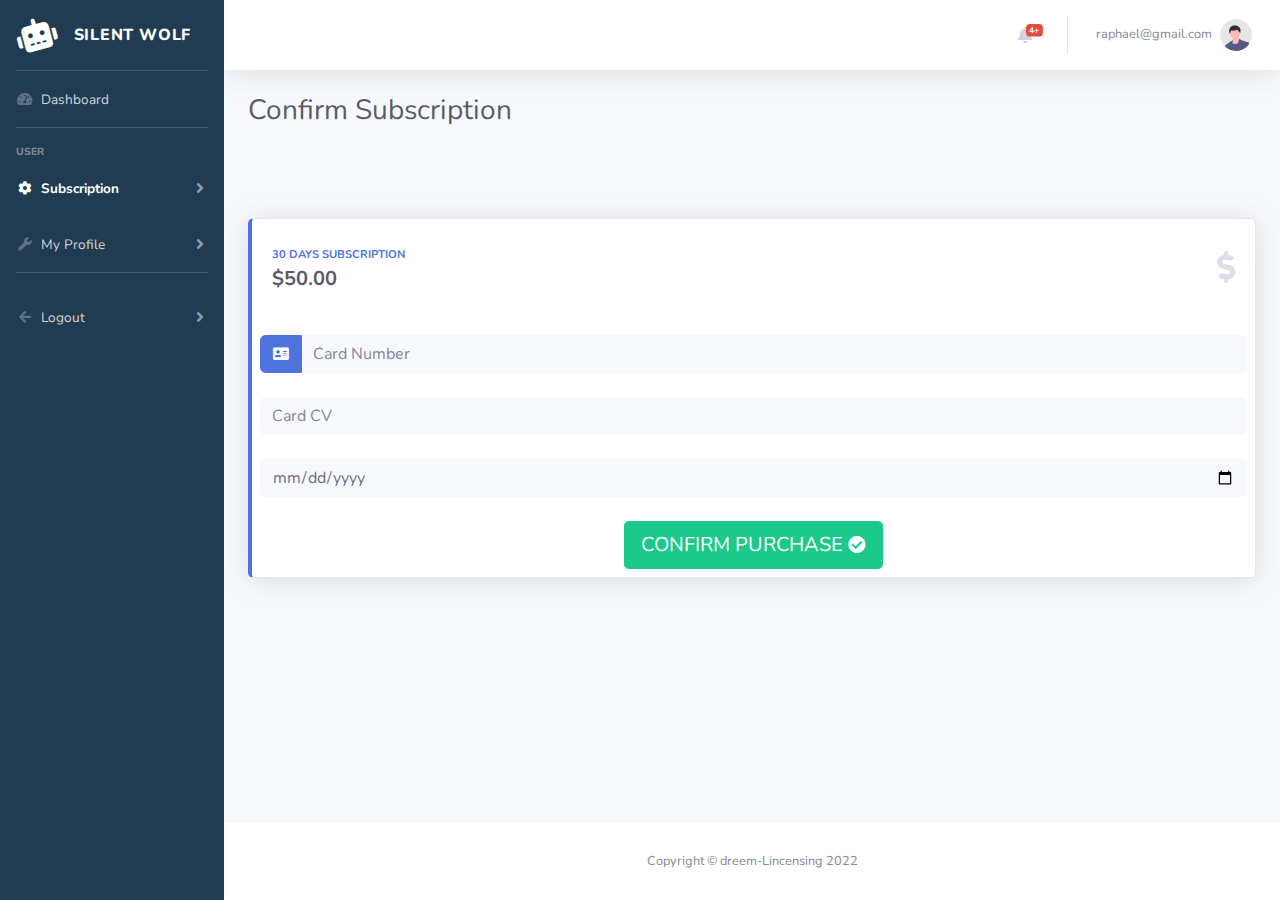
<file: FrontENDS/dashboards/package_subscription.html>
<!DOCTYPE html>
<html lang="en">

<head>

    <meta charset="utf-8">
    <meta http-equiv="X-UA-Compatible" content="IE=edge">
    <meta name="viewport" content="width=device-width, initial-scale=1, shrink-to-fit=no">
    <meta name="description" content="">
    <meta name="author" content="">

    <title>Dashboard</title>

    <!-- Custom fonts for this template-->
    <link href="vendor/fontawesome-free/css/all.min.css" rel="stylesheet" type="text/css">
    <link
        href="https://fonts.googleapis.com/css?family=Nunito:200,200i,300,300i,400,400i,600,600i,700,700i,800,800i,900,900i"
        rel="stylesheet">

    <!-- Custom styles for this template-->
    <link href="css/sb-admin-2.min.css" rel="stylesheet">

</head>

<body id="page-top">

    <!-- Page Wrapper -->
    <div id="wrapper">

        <!-- Sidebar -->
        <ul style="background:#213b52" class="navbar-nav bg-gradient-primary sidebar sidebar-dark accordion"
            id="accordionSidebar">

            <!-- Sidebar - Brand -->
            <a class="sidebar-brand d-flex align-items-center justify-content-center" href="index.html">
                <div class="sidebar-brand-icon rotate-n-15">
                    <i class="fas fa-robot"></i>
                </div>
                <div class="sidebar-brand-text mx-3">Silent Wolf <sup></sup></div>
            </a>

            <!-- Divider -->
            <hr class="sidebar-divider my-0">

            <!-- Nav Item - Dashboard -->
            <li class="nav-item ">
                <a class="nav-link" href="index.html">
                    <i class="fas fa-fw fa-tachometer-alt"></i>
                    <span>Dashboard</span></a>
            </li>

            <!-- Divider -->
            <hr class="sidebar-divider">

            <!-- Heading -->
            <div class="sidebar-heading">
                USER
            </div>

            <!-- Nav Item - Pages Collapse Menu -->
            <li class="nav-item active">
                <a class="nav-link collapsed" href="#" data-toggle="collapse" data-target="#collapseTwo"
                    aria-expanded="true" aria-controls="collapseTwo">
                    <i class="fas fa-fw fa-cog"></i>
                    <span>Subscription</span>
                </a>
                <div id="collapseTwo" class="collapse" aria-labelledby="headingTwo" data-parent="#accordionSidebar">
                    <div class="bg-white py-2 collapse-inner rounded">
                        <h6 class="collapse-header">Subscriptions</h6>
                        <a class="collapse-item" href="#">Subscribe</a>
                        <a class="collapse-item" href="#">Subscription status</a>
                        <a class="collapse-item" href="#">API Token</a>
                    </div>
                </div>
            </li>

            <!-- Nav Item - Utilities Collapse Menu -->
            <li class="nav-item">
                <a class="nav-link collapsed" href="#" data-toggle="collapse" data-target="#collapseUtilities"
                    aria-expanded="true" aria-controls="collapseUtilities">
                    <i class="fas fa-fw fa-wrench"></i>
                    <span>My Profile</span>
                </a>
                <div id="collapseUtilities" class="collapse" aria-labelledby="headingUtilities"
                    data-parent="#accordionSidebar">
                    <div class="bg-white py-2 collapse-inner rounded">
                        <h6 class="collapse-header">Profile</h6>
                        <a class="collapse-item" href="#">Change Password</a>
                        <a class="collapse-item" href="#">Change Profile Picture</a>
                    </div>
                </div>
            </li>

            <!-- Divider -->
            <hr class="sidebar-divider">

            <!-- Heading -->
            <div class="sidebar-heading">

            </div>

            <!-- Nav Item - Pages Collapse Menu -->
            <li class="nav-item">
                <a class="nav-link collapsed" href="#" data-toggle="collapse" data-target="#collapsePages"
                    aria-expanded="true" aria-controls="collapsePages">
                    <i class="fas fa-fw fa-arrow-left"></i>
                    <span>Logout</span>
                </a>
            </li>
        </ul>
        <!-- End of Sidebar -->

        <!-- Content Wrapper -->
        <div id="content-wrapper" class="d-flex flex-column">

            <!-- Main Content -->
            <div id="content">

                <!-- Topbar -->
                <nav class="navbar navbar-expand navbar-light bg-white topbar mb-4 static-top shadow">

                    <!-- Sidebar Toggle (Topbar) -->
                    <button id="sidebarToggleTop" class="btn btn-link d-md-none rounded-circle mr-3">
                        <i class="fa fa-bars"></i>
                    </button>

                    <!-- Topbar Navbar -->
                    <ul class="navbar-nav ml-auto">

                        <!-- Nav Item - Search Dropdown -->
                        <li class="nav-item dropdown no-arrow d-sm-none">
                            <a class="nav-link dropdown-toggle" href="#" id="searchDropdown" role="button"
                                data-toggle="dropdown" aria-haspopup="true" aria-expanded="false">
                                <i class="fas fa-search fa-fw"></i>
                            </a>
                            <!-- Dropdown - Messages -->
                            <div class="dropdown-menu dropdown-menu-right p-3 shadow animated--grow-in"
                                aria-labelledby="searchDropdown">
                                <form class="form-inline mr-auto w-100 navbar-search">
                                    <div class="input-group">
                                        <input type="text" class="form-control bg-light border-0 small"
                                            placeholder="Search for..." aria-label="Search"
                                            aria-describedby="basic-addon2">
                                        <div class="input-group-append">
                                            <button class="btn btn-primary" type="button">
                                                <i class="fas fa-search fa-sm"></i>
                                            </button>
                                        </div>
                                    </div>
                                </form>
                            </div>
                        </li>

                        <!-- Nav Item - Alerts -->
                        <li class="nav-item dropdown no-arrow mx-1">
                            <a class="nav-link dropdown-toggle" href="#" id="alertsDropdown" role="button"
                                data-toggle="dropdown" aria-haspopup="true" aria-expanded="false">
                                <i class="fas fa-bell fa-fw"></i>
                                <!-- Counter - Alerts -->
                                <span class="badge badge-danger badge-counter">4+</span>
                            </a>
                            <!-- Dropdown - Alerts -->
                            <div class="dropdown-list dropdown-menu dropdown-menu-right shadow animated--grow-in"
                                aria-labelledby="alertsDropdown">
                                <h6 class="dropdown-header">
                                    Alerts Center
                                </h6>
                                <a class="dropdown-item d-flex align-items-center" href="#">
                                    <div class="mr-3">
                                        <div class="icon-circle bg-primary">
                                            <i class="fas fa-file-alt text-white"></i>
                                        </div>
                                    </div>
                                    <div>
                                        <div class="small text-gray-500">December 12, 2019</div>
                                        <span class="font-weight-bold">A new monthly report is ready to download!</span>
                                    </div>
                                </a>
                                <a class="dropdown-item d-flex align-items-center" href="#">
                                    <div class="mr-3">
                                        <div class="icon-circle bg-success">
                                            <i class="fas fa-donate text-white"></i>
                                        </div>
                                    </div>
                                    <div>
                                        <div class="small text-gray-500">December 7, 2019</div>
                                        $290.29 has been deposited into your account!
                                    </div>
                                </a>
                                <a class="dropdown-item d-flex align-items-center" href="#">
                                    <div class="mr-3">
                                        <div class="icon-circle bg-warning">
                                            <i class="fas fa-exclamation-triangle text-white"></i>
                                        </div>
                                    </div>
                                    <div>
                                        <div class="small text-gray-500">December 2, 2019</div>
                                        Spending Alert: We've noticed unusually high spending for your account.
                                    </div>
                                </a>
                                <a class="dropdown-item text-center small text-gray-500" href="#">Show All Alerts</a>
                            </div>
                        </li>

                        <div class="topbar-divider d-none d-sm-block"></div>

                        <!-- Nav Item - User Information -->
                        <li class="nav-item dropdown no-arrow">
                            <a class="nav-link dropdown-toggle" href="#" id="userDropdown" role="button"
                                data-toggle="dropdown" aria-haspopup="true" aria-expanded="false">
                                <span class="mr-2 d-none d-lg-inline text-gray-600 small">raphael@gmail.com</span>
                                <img class="img-profile rounded-circle" src="img/undraw_profile.svg" style="color:red">
                            </a>
                            <!-- Dropdown - User Information -->
                            <div class="dropdown-menu dropdown-menu-right shadow animated--grow-in"
                                aria-labelledby="userDropdown">
                                <a class="dropdown-item" href="#">
                                    <i class="fas fa-list fa-sm fa-fw mr-2 text-gray-400"></i>
                                    Activity Log
                                </a>
                                <div class="dropdown-divider"></div>
                                <a class="dropdown-item" href="#" data-toggle="modal">
                                    <i class="fas fa-sign-out-alt fa-sm fa-fw mr-2 text-gray-400"></i>
                                    Logout
                                </a>
                            </div>
                        </li>

                    </ul>

                </nav>
                <!-- End of Topbar -->

                <!-- Begin Page Content -->
                <div class="container-fluid">

                    <!-- Page Heading -->
                    <div class="d-sm-flex align-items-center justify-content-between mb-4">
                        <h1 class="h3 mb-0 text-gray-800">Confirm Subscription</h1>
                    </div>

                    <div class="alert alert-success"  id="payment_made" style="visibility: hidden;">
                        Payment made successfully. Go to <a href="user_dashboard.php" class="alert-link">Dashboard</a>.
                      </div>

                    <!-- Content Row -->
                    <div class="row">
                        <!-- Earnings (Monthly) Card Example -->
                        <div class="col-12  mb-4">
                            <div class="card border-left-primary shadow h-100 py-2">
                                <div class="card-body">
                                    <div class="row no-gutters align-items-center">
                                        <div class="col mr-2">
                                            <div class="text-xs font-weight-bold text-primary text-uppercase mb-1">
                                                30 DAYS SUBSCRIPTION</div>
                                            <div class="h5 mb-0 font-weight-bold text-gray-800">$50.00</div>
                                        </div>
                                        <div class="col-auto">
                                            <i class="fas fa-dollar-sign fa-2x text-gray-300"></i>
                                        </div>
                                    </div>
                                </div> <br>

                                <form class="mx-2 navbar-search">
                                    <div class="input-group">
                                        <div class="input-group-prepend">
                                            <button class="btn btn-primary" type="button">
                                                <i class="fas fa-address-card fa-sm"></i>
                                            </button>
                                        </div>

                                        <input type="text" class="form-control bg-light border-0 small"
                                            placeholder="Card Number" aria-label="Search"
                                            aria-describedby="basic-addon2">
                                    </div><br>

                                    <div class="input-group">
                                        <input type="text" class="form-control bg-light border-0 small"
                                            placeholder="Card CV" aria-label="Search" aria-describedby="basic-addon2">
                                    </div> <br>

                                    <div class="input-group">
                                        <input type="date" class="form-control bg-light border-0 small"
                                            placeholder="Expiry Date" aria-label="Search"
                                            aria-describedby="basic-addon2">
                                    </div> <br>

                                    <center>
                                        <button name="make_payment" class="btn btn-lg btn-success" onclick="document.getElementById('payment_made').style.visibility = 'visible';">
                                            CONFIRM PURCHASE
                                            <i class="fas fa-check-circle fa-sm"></i>
                                        </button>
                                    </center>

                                </form>
                            </div>
                        </div>
                    </div>

                    <!-- Content Row -->
                    <div class="row" style="visibility: collapse;">

                        <!-- Content Column -->
                        <div class="col-12 mb-4">
                            <!-- Approach -->
                            <div class="card shadow mb-4">
                                <div class="card-header py-3">
                                    <h6 class="m-0 font-weight-bold text-primary">SILENT WOLF</h6>
                                </div>
                                <div class="card-body">
                                    <p>
                                        We provide you with the best exclusive offers even with 
                                    </p>
                                    <p class="mb-0">
                                        SILENT WOLF has been tested and proved to provide over 50% profit in just a
                                        month.
                                        Subscribe to our service and enjoy it all.
                                    </p>
                                </div>
                            </div>

                        </div>
                    </div>

                </div>
                <!-- /.container-fluid -->

            </div>
            <!-- End of Main Content -->

            <!-- Footer -->
            <footer class="sticky-footer bg-white">
                <div class="container my-auto">
                    <div class="copyright text-center my-auto">
                        <span>Copyright &copy; dreem-Lincensing 2022</span>
                    </div>
                </div>
            </footer>
            <!-- End of Footer -->

        </div>
        <!-- End of Content Wrapper -->

    </div>
    <!-- End of Page Wrapper -->

    <!-- Scroll to Top Button-->
    <a class="scroll-to-top rounded" href="#page-top">
        <i class="fas fa-angle-up"></i>
    </a>

    <script>
        $('.alert').alert()
    </script>

    <!-- Bootstrap core JavaScript-->
    <script src="vendor/jquery/jquery.min.js"></script>
    <script src="vendor/bootstrap/js/bootstrap.bundle.min.js"></script>

    <!-- Core plugin JavaScript-->
    <script src="vendor/jquery-easing/jquery.easing.min.js"></script>

    <!-- Custom scripts for all pages-->
    <script src="js/sb-admin-2.min.js"></script>

    <!-- Page level plugins -->
    <script src="vendor/chart.js/Chart.min.js"></script>

    <!-- Page level custom scripts -->
    <script src="js/demo/chart-area-demo.js"></script>
    <script src="js/demo/chart-pie-demo.js"></script>

</body>

</html>
</file>
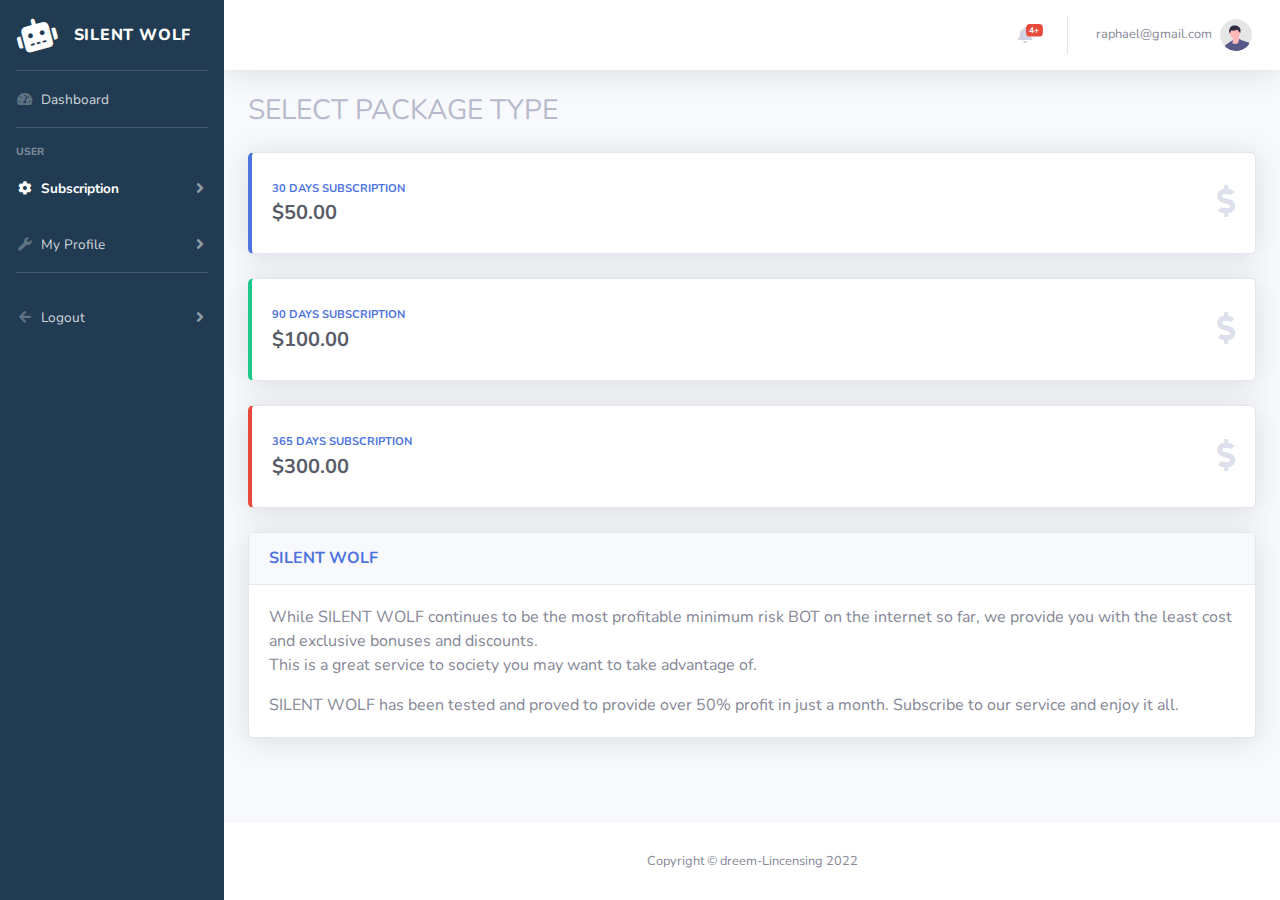
<file: FrontENDS/dashboards/subscribe_to_.html>
<!DOCTYPE html>
<html lang="en">

<head>

    <meta charset="utf-8">
    <meta http-equiv="X-UA-Compatible" content="IE=edge">
    <meta name="viewport" content="width=device-width, initial-scale=1, shrink-to-fit=no">
    <meta name="description" content="">
    <meta name="author" content="">

    <title>Dashboard</title>

    <!-- Custom fonts for this template-->
    <link href="vendor/fontawesome-free/css/all.min.css" rel="stylesheet" type="text/css">
    <link
        href="https://fonts.googleapis.com/css?family=Nunito:200,200i,300,300i,400,400i,600,600i,700,700i,800,800i,900,900i"
        rel="stylesheet">

    <!-- Custom styles for this template-->
    <link href="css/sb-admin-2.min.css" rel="stylesheet">

</head>

<body id="page-top">

    <!-- Page Wrapper -->
    <div id="wrapper">

        <!-- Sidebar -->
        <ul style="background:#213b52" class="navbar-nav bg-gradient-primary sidebar sidebar-dark accordion" id="accordionSidebar">

            <!-- Sidebar - Brand -->
            <a class="sidebar-brand d-flex align-items-center justify-content-center" href="index.html">
                <div class="sidebar-brand-icon rotate-n-15">
                    <i class="fas fa-robot"></i>
                </div>
                <div class="sidebar-brand-text mx-3">Silent Wolf <sup></sup></div>
            </a>

            <!-- Divider -->
            <hr class="sidebar-divider my-0">

            <!-- Nav Item - Dashboard -->
            <li class="nav-item ">
                <a class="nav-link" href="index.html">
                    <i class="fas fa-fw fa-tachometer-alt"></i>
                    <span>Dashboard</span></a>
            </li>

            <!-- Divider -->
            <hr class="sidebar-divider">

            <!-- Heading -->
            <div class="sidebar-heading">
                USER
            </div>

            <!-- Nav Item - Pages Collapse Menu -->
            <li class="nav-item active">
                <a class="nav-link collapsed" href="#" data-toggle="collapse" data-target="#collapseTwo"
                    aria-expanded="true" aria-controls="collapseTwo">
                    <i class="fas fa-fw fa-cog"></i>
                    <span>Subscription</span>
                </a>
                <div id="collapseTwo" class="collapse" aria-labelledby="headingTwo" data-parent="#accordionSidebar">
                    <div class="bg-white py-2 collapse-inner rounded">
                        <h6 class="collapse-header">Subscriptions</h6>
                        <a class="collapse-item" href="#">Subscribe</a>
                        <a class="collapse-item" href="#">Subscription status</a>
                        <a class="collapse-item" href="#">API Token</a>
                    </div>
                </div>
            </li>

            <!-- Nav Item - Utilities Collapse Menu -->
            <li class="nav-item">
                <a class="nav-link collapsed" href="#" data-toggle="collapse" data-target="#collapseUtilities"
                    aria-expanded="true" aria-controls="collapseUtilities">
                    <i class="fas fa-fw fa-wrench"></i>
                    <span>My Profile</span>
                </a>
                <div id="collapseUtilities" class="collapse" aria-labelledby="headingUtilities"
                    data-parent="#accordionSidebar">
                    <div class="bg-white py-2 collapse-inner rounded">
                        <h6 class="collapse-header">Profile</h6>
                        <a class="collapse-item" href="#">Change Password</a>
                        <a class="collapse-item" href="#">Change Profile Picture</a>
                    </div>
                </div>
            </li>

            <!-- Divider -->
            <hr class="sidebar-divider">

            <!-- Heading -->
            <div class="sidebar-heading">
                
            </div>

            <!-- Nav Item - Pages Collapse Menu -->
            <li class="nav-item">
                <a class="nav-link collapsed" href="#" data-toggle="collapse" data-target="#collapsePages"
                    aria-expanded="true" aria-controls="collapsePages">
                    <i class="fas fa-fw fa-arrow-left"></i>
                    <span>Logout</span>
                </a>
            </li>
        </ul>
        <!-- End of Sidebar -->

        <!-- Content Wrapper -->
        <div id="content-wrapper" class="d-flex flex-column">

            <!-- Main Content -->
            <div id="content"> 

                <!-- Topbar -->
                <nav class="navbar navbar-expand navbar-light bg-white topbar mb-4 static-top shadow">

                    <!-- Sidebar Toggle (Topbar) -->
                    <button id="sidebarToggleTop" class="btn btn-link d-md-none rounded-circle mr-3">
                        <i class="fa fa-bars"></i>
                    </button>

                    <!-- Topbar Navbar -->
                    <ul class="navbar-nav ml-auto">

                        <!-- Nav Item - Search Dropdown -->
                        <li class="nav-item dropdown no-arrow d-sm-none">
                            <a class="nav-link dropdown-toggle" href="#" id="searchDropdown" role="button"
                                data-toggle="dropdown" aria-haspopup="true" aria-expanded="false">
                                <i class="fas fa-search fa-fw"></i>
                            </a>
                            <!-- Dropdown - Messages -->
                            <div class="dropdown-menu dropdown-menu-right p-3 shadow animated--grow-in"
                                aria-labelledby="searchDropdown">
                                <form class="form-inline mr-auto w-100 navbar-search">
                                    <div class="input-group">
                                        <input type="text" class="form-control bg-light border-0 small"
                                            placeholder="Search for..." aria-label="Search"
                                            aria-describedby="basic-addon2">
                                        <div class="input-group-append">
                                            <button class="btn btn-primary" type="button">
                                                <i class="fas fa-search fa-sm"></i>
                                            </button>
                                        </div>
                                    </div>
                                </form>
                            </div>
                        </li>

                        <!-- Nav Item - Alerts -->
                        <li class="nav-item dropdown no-arrow mx-1">
                            <a class="nav-link dropdown-toggle" href="#" id="alertsDropdown" role="button"
                                data-toggle="dropdown" aria-haspopup="true" aria-expanded="false">
                                <i class="fas fa-bell fa-fw"></i>
                                <!-- Counter - Alerts -->
                                <span class="badge badge-danger badge-counter">4+</span>
                            </a>
                            <!-- Dropdown - Alerts -->
                            <div class="dropdown-list dropdown-menu dropdown-menu-right shadow animated--grow-in"
                                aria-labelledby="alertsDropdown">
                                <h6 class="dropdown-header">
                                    Alerts Center
                                </h6>
                                <a class="dropdown-item d-flex align-items-center" href="#">
                                    <div class="mr-3">
                                        <div class="icon-circle bg-primary">
                                            <i class="fas fa-file-alt text-white"></i>
                                        </div>
                                    </div>
                                    <div>
                                        <div class="small text-gray-500">December 12, 2019</div>
                                        <span class="font-weight-bold">A new monthly report is ready to download!</span>
                                    </div>
                                </a>
                                <a class="dropdown-item d-flex align-items-center" href="#">
                                    <div class="mr-3">
                                        <div class="icon-circle bg-success">
                                            <i class="fas fa-donate text-white"></i>
                                        </div>
                                    </div>
                                    <div>
                                        <div class="small text-gray-500">December 7, 2019</div>
                                        $290.29 has been deposited into your account!
                                    </div>
                                </a>
                                <a class="dropdown-item d-flex align-items-center" href="#">
                                    <div class="mr-3">
                                        <div class="icon-circle bg-warning">
                                            <i class="fas fa-exclamation-triangle text-white"></i>
                                        </div>
                                    </div>
                                    <div>
                                        <div class="small text-gray-500">December 2, 2019</div>
                                        Spending Alert: We've noticed unusually high spending for your account.
                                    </div>
                                </a>
                                <a class="dropdown-item text-center small text-gray-500" href="#">Show All Alerts</a>
                            </div>
                        </li>

                        <div class="topbar-divider d-none d-sm-block"></div>

                        <!-- Nav Item - User Information -->
                        <li class="nav-item dropdown no-arrow">
                            <a class="nav-link dropdown-toggle" href="#" id="userDropdown" role="button"
                                data-toggle="dropdown" aria-haspopup="true" aria-expanded="false">
                                <span class="mr-2 d-none d-lg-inline text-gray-600 small">raphael@gmail.com</span>
                                <img class="img-profile rounded-circle"
                                    src="img/undraw_profile.svg" style="color:red">
                            </a>
                            <!-- Dropdown - User Information -->
                            <div class="dropdown-menu dropdown-menu-right shadow animated--grow-in"
                                aria-labelledby="userDropdown">
                                <a class="dropdown-item" href="#">
                                    <i class="fas fa-list fa-sm fa-fw mr-2 text-gray-400"></i>
                                    Activity Log
                                </a>
                                <div class="dropdown-divider"></div>
                                <a class="dropdown-item" href="#" data-toggle="modal">
                                    <i class="fas fa-sign-out-alt fa-sm fa-fw mr-2 text-gray-400"></i>
                                    Logout
                                </a>
                            </div>
                        </li>

                    </ul>

                </nav>
                <!-- End of Topbar -->

                <!-- Begin Page Content -->
                <div class="container-fluid">
                    <h4 class="h3 mb-0 text-gray-500">SELECT PACKAGE TYPE</h4> <br>

                    <!-- Content Row -->
                    <div class="row">

                        <!-- Earnings (Monthly) Card Example -->
                        <div class="col-12 col-12 mb-4">
                            <div class="card border-left-primary shadow h-100 py-2">
                                <a href="" style="text-decoration: none;">
                                    <div class="card-body">
                                        <div class="row no-gutters align-items-center">
                                            <div class="col mr-2">
                                                <div class="text-xs font-weight-bold text-primary text-uppercase mb-1">
                                                    30 DAYS SUBSCRIPTION</div>
                                                <div class="h5 mb-0 font-weight-bold text-gray-800">$50.00</div>
                                            </div>
                                            <div class="col-auto">
                                                <i class="fas fa-dollar-sign fa-2x text-gray-300"></i>
                                            </div>
                                        </div>
                                    </div>
                                </a>
                            </div>
                        </div>

                         <!-- Earnings (Monthly) Card Example -->
                         <div class="col-12 col-12 mb-4">
                            <div class="card border-left-success shadow h-100 py-2">
                                <a href="" style="text-decoration: none;">
                                    <div class="card-body">
                                        <div class="row no-gutters align-items-center">
                                            <div class="col mr-2">
                                                <div class="text-xs font-weight-bold text-primary text-uppercase mb-1">
                                                    90 DAYS SUBSCRIPTION</div>
                                                <div class="h5 mb-0 font-weight-bold text-gray-800">$100.00</div>
                                            </div>
                                            <div class="col-auto">
                                                <i class="fas fa-dollar-sign fa-2x text-gray-300"></i>
                                            </div>
                                        </div>
                                    </div>
                                </a>
                            </div>
                        </div>


                         <!-- Earnings (Monthly) Card Example -->
                         <div class="col-12 col-12 mb-4">
                            <div class="card border-left-danger shadow h-100 py-2">
                                <a href="" style="text-decoration: none;">
                                    <div class="card-body">
                                        <div class="row no-gutters align-items-center">
                                            <div class="col mr-2">
                                                <div class="text-xs font-weight-bold text-primary text-uppercase mb-1">
                                                    365 DAYS SUBSCRIPTION</div>
                                                <div class="h5 mb-0 font-weight-bold text-gray-800">$300.00</div>
                                            </div>
                                            <div class="col-auto">
                                                <i class="fas fa-dollar-sign fa-2x text-gray-300"></i>
                                            </div>
                                        </div>
                                    </div>
                                </a>
                            </div>
                        </div>

                    </div>

                    <!-- Content Row -->
                    <div class="row">

                        <!-- Content Column -->
                        <div class="col-12 mb-4">
                            <!-- Approach -->
                            <div class="card shadow mb-4">
                                <div class="card-header py-3">
                                    <h6 class="m-0 font-weight-bold text-primary">SILENT WOLF</h6>
                                </div>
                                <div class="card-body">
                                    <p>
                                       While SILENT WOLF continues to be the most profitable minimum risk BOT on the internet so far, 
                                       we provide you with the least cost and exclusive bonuses and discounts. <br>
                                       This is a great service to society you may want to take advantage of.
                                    </p>
                                    <p class="mb-0">
                                        SILENT WOLF has been tested and proved to provide over 50% profit in just a month. 
                                        Subscribe to our service and enjoy it all.
                                    </p>
                                </div>
                            </div>

                        </div>
                    </div>

                </div>
                <!-- /.container-fluid -->

            </div>
            <!-- End of Main Content -->

            <!-- Footer -->
            <footer class="sticky-footer bg-white">
                <div class="container my-auto">
                    <div class="copyright text-center my-auto">
                        <span>Copyright &copy; dreem-Lincensing 2022</span>
                    </div>
                </div>
            </footer>
            <!-- End of Footer -->

        </div>
        <!-- End of Content Wrapper -->

    </div>
    <!-- End of Page Wrapper -->

    <!-- Scroll to Top Button-->
    <a class="scroll-to-top rounded" href="#page-top">
        <i class="fas fa-angle-up"></i>
    </a>


    <!-- Bootstrap core JavaScript-->
    <script src="vendor/jquery/jquery.min.js"></script>
    <script src="vendor/bootstrap/js/bootstrap.bundle.min.js"></script>

    <!-- Core plugin JavaScript-->
    <script src="vendor/jquery-easing/jquery.easing.min.js"></script>

    <!-- Custom scripts for all pages-->
    <script src="js/sb-admin-2.min.js"></script>

    <!-- Page level plugins -->
    <script src="vendor/chart.js/Chart.min.js"></script>

    <!-- Page level custom scripts -->
    <script src="js/demo/chart-area-demo.js"></script>
    <script src="js/demo/chart-pie-demo.js"></script>

</body>

</html>
</file>
<file: FrontENDS/assets/css/style.css>
/**
* Template Name: Bocor - v4.7.1
* Template URL: https://bootstrapmade.com/bocor-bootstrap-template-nice-animation/
* Author: BootstrapMade.com
* License: https://bootstrapmade.com/license/
*/

/*--------------------------------------------------------------
# General
--------------------------------------------------------------*/
body {
  font-family: "Open Sans", sans-serif;
  color: #444444;
  background-color: #213b52;
}

a {
  color: #fdc134;
  text-decoration: none;
}

a:hover {
  color: #fdd067;
  text-decoration: none;
}

h1, h2, h3, h4, h5, h6 {
  font-family: "Raleway", sans-serif;
}

/*--------------------------------------------------------------
# Back to top button
--------------------------------------------------------------*/
.back-to-top {
  position: fixed;
  visibility: hidden;
  opacity: 0;
  right: 15px;
  bottom: 15px;
  z-index: 99999;
  background: #213b52;
  width: 40px;
  height: 40px;
  border-radius: 50px;
  transition: all 0.4s;
}
.back-to-top i {
  font-size: 24px;
  color: #fff;
  line-height: 0;
}
.back-to-top:hover {
  background: #fdc134;
  color: #fff;
}
.back-to-top.active {
  visibility: visible;
  opacity: 1;
}

/*--------------------------------------------------------------
# Disable aos animation delay on mobile devices
--------------------------------------------------------------*/
@media screen and (max-width: 768px) {
  [data-aos-delay] {
    transition-delay: 0 !important;
  }
}
/*--------------------------------------------------------------
# Header
--------------------------------------------------------------*/
#header {
  z-index: 997;
  transition: all 0.5s;
  padding: 16px 0;
  background: #213b52;
}
#header .logo h1 {
  font-size: 24px;
  margin: 0;
  padding: 10px 0;
  line-height: 1;
  font-weight: 700;
  letter-spacing: 3px;
  text-transform: uppercase;
  font-family: "Poppins", sans-serif;
}
#header .logo h1 a, #header .logo h1 a:hover {
  color: #fff;
  text-decoration: none;
}
#header .logo h1 a span, #header .logo h1 a:hover span {
  color: #fdc134;
}
#header .logo img {
  padding: 0;
  margin: 0;
  max-height: 40px;
}

/*--------------------------------------------------------------
# Navigation Menu
--------------------------------------------------------------*/
/**
* Desktop Navigation 
*/
.navbar {
  padding: 0;
}
.navbar ul {
  margin: 0;
  padding: 0;
  display: flex;
  list-style: none;
  align-items: center;
}
.navbar li {
  position: relative;
}
.navbar a, .navbar a:focus {
  display: flex;
  align-items: center;
  justify-content: space-between;
  padding: 10px 0 10px 30px;
  font-size: 14px;
  color: #adc7de;
  white-space: nowrap;
  transition: 0.3s;
}
.navbar a i, .navbar a:focus i {
  font-size: 12px;
  line-height: 0;
  margin-left: 5px;
}
.navbar a:hover, .navbar .active, .navbar .active:focus, .navbar li:hover > a {
  color: #fff;
}
.navbar .getstarted, .navbar .getstarted:focus {
  background: #c2bf8d;
  color: #000;
  padding: 4px 25px 6px 25px;
  margin-left: 30px;
  border-radius: 50px;
  border: 2px solid #000;
}
.navbar .getstarted:hover, .navbar .getstarted:focus:hover {
  background: #213b52;
  color: #fff;
}
.navbar .dropdown ul {
  display: block;
  position: absolute;
  left: 14px;
  top: calc(100% + 30px);
  margin: 0;
  padding: 10px 0;
  z-index: 99;
  opacity: 0;
  visibility: hidden;
  background: #fff;
  box-shadow: 0px 0px 30px rgba(127, 137, 161, 0.25);
  transition: 0.3s;
  border-radius: 4px;
}
.navbar .dropdown ul li {
  min-width: 200px;
}
.navbar .dropdown ul a {
  padding: 10px 20px;
  font-size: 14px;
  text-transform: none;
  font-weight: 500;
  color: #3e6f9b;
}
.navbar .dropdown ul a i {
  font-size: 12px;
}
.navbar .dropdown ul a:hover, .navbar .dropdown ul .active:hover, .navbar .dropdown ul li:hover > a {
  color: #fdc134;
}
.navbar .dropdown:hover > ul {
  opacity: 1;
  top: 100%;
  visibility: visible;
}
.navbar .dropdown .dropdown ul {
  top: 0;
  left: calc(100% - 30px);
  visibility: hidden;
}
.navbar .dropdown .dropdown:hover > ul {
  opacity: 1;
  top: 0;
  left: 100%;
  visibility: visible;
}
@media (max-width: 1366px) {
  .navbar .dropdown .dropdown ul {
    left: -90%;
  }
  .navbar .dropdown .dropdown:hover > ul {
    left: -100%;
  }
}

/**
* Mobile Navigation 
*/
.mobile-nav-toggle {
  color: #fdc134;
  font-size: 28px;
  cursor: pointer;
  display: none;
  line-height: 0;
  transition: 0.5s;
  position: fixed;
  right: 15px;
  top: 15px;
  z-index: 9998;
  border: 0;
}

@media (max-width: 991px) {
  .mobile-nav-toggle {
    display: block;
  }

  .navbar ul {
    display: none;
  }
}
.navbar-mobile {
  position: fixed;
  overflow: hidden;
  top: 0;
  right: 0;
  left: 0;
  bottom: 0;
  background: rgba(18, 33, 46, 0.9);
  transition: 0.3s;
  z-index: 999;
}
.navbar-mobile .mobile-nav-toggle {
  position: absolute;
  top: 15px;
  right: 15px;
}
.navbar-mobile ul {
  display: block;
  position: absolute;
  top: 55px;
  right: 15px;
  bottom: 15px;
  left: 15px;
  padding: 10px 0;
  border-radius: 10px;
  background-color: #fff;
  overflow-y: auto;
  transition: 0.3s;
}
.navbar-mobile a, .navbar-mobile a:focus {
  padding: 10px 20px;
  font-size: 15px;
  color: #213b52;
}
.navbar-mobile a:hover, .navbar-mobile .active, .navbar-mobile li:hover > a {
  color: #213b52;
}
.navbar-mobile .getstarted, .navbar-mobile .getstarted:focus {
  margin: 15px;
  display: block;
  border: 0;
}
.navbar-mobile .dropdown ul {
  position: static;
  display: none;
  margin: 10px 20px;
  padding: 10px 0;
  z-index: 99;
  opacity: 1;
  visibility: visible;
  background: #fff;
  box-shadow: 0px 0px 30px rgba(127, 137, 161, 0.25);
}
.navbar-mobile .dropdown ul li {
  min-width: 200px;
}
.navbar-mobile .dropdown ul a {
  padding: 10px 20px;
}
.navbar-mobile .dropdown ul a i {
  font-size: 12px;
}
.navbar-mobile .dropdown ul a:hover, .navbar-mobile .dropdown ul .active:hover, .navbar-mobile .dropdown ul li:hover > a {
  color: #fdc134;
}
.navbar-mobile .dropdown > .dropdown-active {
  display: block;
}

/*--------------------------------------------------------------
# Hero Section
--------------------------------------------------------------*/
#hero {
  width: 100%;
  padding: 0 0 0 0;
  background: #213b52;
  background: linear-gradient(180deg, #213b52 0%, #213c54 35%, #204564 100%);
}
#hero h1 {
  margin: 0 0 15px 0;
  font-size: 48px;
  font-weight: 700;
  line-height: 56px;
  color: #d2e0ed;
  font-family: "Poppins", sans-serif;
}
#hero h2 {
  color: #fff;
  margin-bottom: 30px;
  font-size: 22px;
}
#hero .btn-get-started {
  color: black;
  border-radius: 50px;
  padding: 8px 35px 10px 35px;
  border: 2px solid black;
  transition: all ease-in-out 0.3s;
  display: inline-block;
  background: #c2bf8d
}
#hero .btn-get-started:hover {
  background: transparent;
  color: #fff;
}
@media (max-width: 991px) {
  #hero .hero-img {
    text-align: center;
  }
  #hero .hero-img img {
    width: 50%;
  }
}
@media (max-width: 768px) {
  #hero {
    -moz-text-align-last: center;
    text-align-last: center;
  }
  #hero h1 {
    font-size: 28px;
    line-height: 36px;
  }
  #hero h2 {
    font-size: 18px;
    line-height: 24px;
    margin-bottom: 30px;
  }
  #hero .hero-img img {
    width: 70%;
    height: 150%;
  }
}
@media (max-width: 575px) {
  #hero .hero-img img {
    width: 80%;
  }
}

/*--------------------------------------------------------------
# Sections General
--------------------------------------------------------------*/
section {
  padding: 60px 0;
  overflow: hidden;
}

.section-bg {
  background: linear-gradient(180deg, #213b52 0%, #213b52 100%);
}

.section-title {
  text-align: center;
  padding-bottom: 30px;
}
.section-title h2 {
  font-size: 32px;
  font-weight: 600;
  text-transform: uppercase;
  margin-bottom: 20px;
  padding-bottom: 20px;
  position: relative;
  font-family: "Poppins", sans-serif;
  color: #213b52;
}
.section-title h2::before {
  content: "";
  position: absolute;
  display: block;
  width: 120px;
  height: 1px;
  background: #213b52;
  bottom: 1px;
  left: calc(50% - 60px);
}
.section-title h2::after {
  content: "";
  position: absolute;
  display: block;
  width: 40px;
  height: 3px;
  background: #fdc134;
  bottom: 0;
  left: calc(50% - 20px);
}
.section-title p {
  margin-bottom: 0;
}

/*--------------------------------------------------------------
# Breadcrumbs
--------------------------------------------------------------*/
.breadcrumbs {
  padding: 15px 0;
  background-color: #f6f9fb;
  min-height: 40px;
}
.breadcrumbs h2 {
  font-size: 24px;
  font-weight: 300;
}
.breadcrumbs ol {
  display: flex;
  flex-wrap: wrap;
  list-style: none;
  padding: 0;
  margin: 0;
  font-size: 14px;
}
.breadcrumbs ol li + li {
  padding-left: 10px;
}
.breadcrumbs ol li + li::before {
  display: inline-block;
  padding-right: 10px;
  color: #6c757d;
  content: "/";
}
@media (max-width: 768px) {
  .breadcrumbs .d-flex {
    display: block !important;
  }
  .breadcrumbs ol {
    display: block;
  }
  .breadcrumbs ol li {
    display: inline-block;
  }
}

/*--------------------------------------------------------------
# Clients
--------------------------------------------------------------*/
.clients {
  padding: 0;
}
.clients .client-logo {
  display: flex;
  justify-content: center;
  align-items: center;
  overflow: hidden;
  height: 120px;
}
.clients .client-logo img {
  height: 40px;
}
.clients .client-logo:hover img {
  transform: scale(1.2);
}
.clients img {
  transition: all 0.4s ease-in-out;
}

/*--------------------------------------------------------------
# About
--------------------------------------------------------------*/
.about .content h3 {
  font-weight: 700;
  font-size: 34px;
  color: #213b52;
}
.about .content p {
  margin-bottom: 0;
}
.about .content .icon-box h4 {
  font-size: 20px;
  font-weight: 700;
  margin: 5px 0 10px 60px;
  color: #213b52;
}
.about .content .icon-box h4 a {
  color: #213b52;
  transition: 0.3s;
}
.about .content .icon-box h4 a:hover {
  color: #fdc134;
}
.about .content .icon-box i {
  font-size: 48px;
  float: left;
  color: #fdc134;
}
.about .content .icon-box p {
  font-size: 15px;
  color: #848484;
  margin-left: 60px;
}
.about .image {
  background: url("../img/about.jpg") center center no-repeat;
  background-size: cover;
  min-height: 400px;
}
@media (max-width: 667px) {
  .about .image img {
    max-width: 100%;
  }
}

/*--------------------------------------------------------------
# Services
--------------------------------------------------------------*/
.services {
  padding-bottom: 40px;
}
.services .card {
  border: 0;
  padding: 0 30px;
  margin-bottom: 60px;
  position: relative;
  background: transparent;
}
.services .card-img {
  overflow: hidden;
  z-index: 9;
  border-radius: 0;
}
.services .card-img img {
  max-width: 100%;
  transition: all 0.3s ease-in-out;
}
.services .card-body {
  z-index: 10;
  background: #fff;
  border-top: 4px solid #fff;
  padding: 30px;
  box-shadow: 0px 2px 15px rgba(0, 0, 0, 0.1);
  transition: 0.3s;
  margin-top: -60px;
  margin-left: 30px;
  width: calc(100% - 60px);
}
@media (max-width: 640px) {
  .services .card-body {
    margin-left: 15px;
    width: calc(100% - 30px);
  }
}
.services .card-title {
  font-weight: 700;
  text-align: center;
  margin-bottom: 20px;
}
.services .card-title a {
  color: #213b52;
  transition: 0.3s;
}
.services .card-text {
  color: #5e5e5e;
}
.services .read-more a {
  color: #777777;
  text-transform: uppercase;
  font-weight: 600;
  font-size: 12px;
  transition: 0.3s;
}
.services .read-more a:hover {
  color: #fdc134;
}
.services .card:hover img {
  transform: scale(1.1);
}
.services .card:hover .card-body {
  border-color: #fdc134;
}
.services .card:hover .card-body .card-title a {
  color: #fdc134;
}

/*--------------------------------------------------------------
# Features
--------------------------------------------------------------*/
.features .content + .content {
  margin-top: 100px;
}
.features .content h3 {
  font-weight: 700;
  font-size: 26px;
  color: #213b52;
}
.features .content ul {
  list-style: none;
  padding: 0;
}
.features .content ul li {
  padding-bottom: 10px;
}
.features .content ul i {
  font-size: 20px;
  padding-right: 4px;
  color: #fdc134;
}
.features .content p:last-child {
  margin-bottom: 0;
}

/*--------------------------------------------------------------
# Portfolio
--------------------------------------------------------------*/
.portfolio .portfolio-item {
  margin-bottom: 30px;
}
.portfolio #portfolio-flters {
  padding: 0;
  margin: 0 0 35px 0;
  list-style: none;
  text-align: center;
}
.portfolio #portfolio-flters li {
  cursor: pointer;
  margin: 0 5px 5px 0;
  display: inline-block;
  padding: 10px 15px;
  font-size: 16px;
  font-weight: 600;
  line-height: 20px;
  color: #444444;
  margin-bottom: 5px;
  transition: all 0.3s ease-in-out;
}
.portfolio #portfolio-flters li:hover, .portfolio #portfolio-flters li.filter-active {
  color: #fdc134;
}
.portfolio #portfolio-flters li:last-child {
  margin-right: 0;
}
.portfolio .portfolio-wrap {
  transition: 0.3s;
  position: relative;
  overflow: hidden;
  border-radius: 8px;
  z-index: 1;
}
.portfolio .portfolio-wrap::before {
  content: "";
  background: rgba(33, 59, 82, 0.6);
  position: absolute;
  left: 100%;
  right: 0;
  top: 0;
  bottom: 0;
  transition: all ease-in-out 0.3s;
  z-index: 2;
}
.portfolio .portfolio-wrap img {
  transition: 0.3s;
}
.portfolio .portfolio-wrap .portfolio-links {
  opacity: 0;
  left: 0;
  right: 0;
  top: calc(50% - 36px);
  text-align: center;
  z-index: 3;
  position: absolute;
  transition: all ease-in-out 0.3s;
}
.portfolio .portfolio-wrap .portfolio-links a {
  color: #fdc134;
  line-height: 0;
  text-align: center;
  width: 36px;
  height: 36px;
  display: inline-block;
  transition: 0.3s;
}
.portfolio .portfolio-wrap .portfolio-links a i {
  font-size: 32px;
  line-height: 0;
}
.portfolio .portfolio-wrap .portfolio-links a:hover {
  color: #fff;
}
.portfolio .portfolio-wrap .portfolio-info {
  opacity: 0;
  position: absolute;
  bottom: -20px;
  left: 0;
  right: 0;
  text-align: center;
  z-index: 3;
  transition: all ease-in-out 0.3s;
}
.portfolio .portfolio-wrap .portfolio-info h4 {
  font-size: 20px;
  color: #fff;
  font-weight: 600;
}
.portfolio .portfolio-wrap .portfolio-info p {
  color: #ffffff;
  font-size: 14px;
  text-transform: uppercase;
}
.portfolio .portfolio-wrap:hover::before {
  left: 0;
}
.portfolio .portfolio-wrap:hover .portfolio-links {
  opacity: 1;
  top: calc(50% - 18px);
}
.portfolio .portfolio-wrap:hover .portfolio-info {
  opacity: 1;
  bottom: 0;
}

/*--------------------------------------------------------------
# Portfolio Details
--------------------------------------------------------------*/
.portfolio-details {
  padding-top: 40px;
}
.portfolio-details .portfolio-details-slider img {
  width: 100%;
}
.portfolio-details .portfolio-details-slider .swiper-pagination {
  margin-top: 20px;
  position: relative;
}
.portfolio-details .portfolio-details-slider .swiper-pagination .swiper-pagination-bullet {
  width: 12px;
  height: 12px;
  background-color: #fff;
  opacity: 1;
  border: 1px solid #fdc134;
}
.portfolio-details .portfolio-details-slider .swiper-pagination .swiper-pagination-bullet-active {
  background-color: #fdc134;
}
.portfolio-details .portfolio-info {
  padding: 30px;
  box-shadow: 0px 0 30px rgba(33, 59, 82, 0.08);
}
.portfolio-details .portfolio-info h3 {
  font-size: 22px;
  font-weight: 700;
  margin-bottom: 20px;
  padding-bottom: 20px;
  border-bottom: 1px solid #eee;
}
.portfolio-details .portfolio-info ul {
  list-style: none;
  padding: 0;
  font-size: 15px;
}
.portfolio-details .portfolio-info ul li + li {
  margin-top: 10px;
}
.portfolio-details .portfolio-description {
  padding-top: 30px;
}
.portfolio-details .portfolio-description h2 {
  font-size: 26px;
  font-weight: 700;
  margin-bottom: 20px;
}
.portfolio-details .portfolio-description p {
  padding: 0;
}

/*--------------------------------------------------------------
# Team
--------------------------------------------------------------*/
.team .member {
  text-align: center;
  margin-bottom: 20px;
}
.team .member .pic {
  margin-bottom: 15px;
  overflow: hidden;
  min-height: 260px;
}
.team .member .pic img {
  max-width: 100%;
}
.team .member h4 {
  font-weight: 700;
  margin-bottom: 2px;
  font-size: 18px;
  color: #213b52;
}
.team .member span {
  font-style: italic;
  display: block;
  font-size: 13px;
}
.team .member .social {
  margin-top: 15px;
}
.team .member .social a {
  color: #5289ba;
  transition: 0.3s;
}
.team .member .social a:hover {
  color: #fdc134;
}
.team .member .social i {
  font-size: 18px;
  margin: 0 2px;
}

/*--------------------------------------------------------------
# Pricing
--------------------------------------------------------------*/
.pricing .row {
  padding-top: 40px;
}
.pricing .box {
  padding: 40px;
  margin-bottom: 30px;
  box-shadow: 0px 0px 30px rgba(73, 78, 92, 0.15);
  background: #fff;
  text-align: center;
  position: relative;
}
.pricing .featured-badge {
  display: inline-block;
  position: absolute;
  top: -11px;
  left: calc(50% - 49px);
  background: #fdc134;
  color: #fff;
  text-align: center;
  line-height: 1;
  border-radius: 50px;
  padding: 4px 20px 5px 20px;
  font-size: 12px;
  text-transform: uppercase;
}
.pricing h3 {
  font-weight: 300;
  margin-bottom: 15px;
  font-size: 28px;
}
.pricing h4 {
  font-size: 46px;
  color: #fdc134;
  font-weight: 400;
  font-family: "Open Sans", sans-serif;
  margin-bottom: 25px;
}
.pricing h4 span {
  color: #bababa;
  font-size: 18px;
  display: block;
}
.pricing ul {
  padding: 0;
  list-style: none;
  color: #999;
  text-align: left;
  line-height: 20px;
}
.pricing ul li {
  padding-bottom: 12px;
}
.pricing ul i {
  color: #fdc134;
  font-size: 18px;
  padding-right: 4px;
}
.pricing ul .na {
  color: #ccc;
}
.pricing ul .na i {
  color: #ccc;
}
.pricing ul .na span {
  text-decoration: line-through;
}
.pricing .get-started-btn {
  background: #213b52;
  display: inline-block;
  padding: 6px 30px;
  border-radius: 20px;
  color: #fff;
  transition: none;
  font-size: 14px;
  font-weight: 400;
  font-family: "Raleway", sans-serif;
  transition: 0.3s;
}
.pricing .get-started-btn:hover {
  background: #fdc134;
}
.pricing .featured {
  z-index: 10;
  margin: -30px -5px 0 -5px;
  border: 1px solid #fdc134;
}
.pricing .featured .get-started-btn {
  background: #fdc134;
}
.pricing .featured .get-started-btn:hover {
  background: #fdcd5c;
}
@media (max-width: 992px) {
  .pricing .box {
    max-width: 60%;
    margin: 0 auto 30px auto;
  }
}
@media (max-width: 767px) {
  .pricing .box {
    max-width: 80%;
    margin: 0 auto 30px auto;
  }
}
@media (max-width: 420px) {
  .pricing .box {
    max-width: 100%;
    margin: 0 auto 30px auto;
  }
}

/*--------------------------------------------------------------
# Frequently Asked Questions
--------------------------------------------------------------*/
.faq .faq-item {
  margin: 20px 0;
  padding: 20px 0;
  border-bottom: 1px solid #dde8f1;
}
.faq .faq-item i {
  color: #9bbbd7;
  font-size: 20px;
  float: left;
  line-height: 0;
  padding: 13px 0 0 0;
  margin: 0;
}
.faq .faq-item h4 {
  font-size: 16px;
  line-height: 26px;
  font-weight: 500;
  margin: 0 0 10px 28px;
  font-family: "Poppins", sans-serif;
}
.faq .faq-item p {
  font-size: 15px;
}

/*--------------------------------------------------------------
# Contact
--------------------------------------------------------------*/
.contact .info-box {
  color: #444444;
  text-align: center;
  box-shadow: 0 0 30px rgba(214, 215, 216, 0.6);
  padding: 20px 0 30px 0;
  background: #fff;
}
.contact .info-box i {
  font-size: 32px;
  color: #fdc134;
  border-radius: 50%;
  padding: 8px;
  border: 2px dotted #fff7e5;
}
.contact .info-box h3 {
  font-size: 20px;
  color: #777777;
  font-weight: 700;
  margin: 10px 0;
}
.contact .info-box p {
  padding: 0;
  line-height: 24px;
  font-size: 14px;
  margin-bottom: 0;
}
.contact .php-email-form {
  box-shadow: 0 0 30px rgba(214, 215, 216, 0.6);
  padding: 30px;
  background: #fff;
}
.contact .php-email-form .error-message {
  display: none;
  color: #fff;
  background: #ed3c0d;
  text-align: left;
  padding: 15px;
  font-weight: 600;
}
.contact .php-email-form .error-message br + br {
  margin-top: 25px;
}
.contact .php-email-form .sent-message {
  display: none;
  color: #fff;
  background: #18d26e;
  text-align: center;
  padding: 15px;
  font-weight: 600;
}
.contact .php-email-form .loading {
  display: none;
  background: #fff;
  text-align: center;
  padding: 15px;
}
.contact .php-email-form .loading:before {
  content: "";
  display: inline-block;
  border-radius: 50%;
  width: 24px;
  height: 24px;
  margin: 0 10px -6px 0;
  border: 3px solid #18d26e;
  border-top-color: #eee;
  -webkit-animation: animate-loading 1s linear infinite;
  animation: animate-loading 1s linear infinite;
}
.contact .php-email-form input, .contact .php-email-form textarea {
  border-radius: 0;
  box-shadow: none;
  font-size: 14px;
}
.contact .php-email-form input::focus, .contact .php-email-form textarea::focus {
  background-color: #fdc134;
}
.contact .php-email-form input {
  padding: 10px 15px;
}
.contact .php-email-form textarea {
  padding: 12px 15px;
}
.contact .php-email-form button[type=submit] {
  background: #fdc134;
  border: 0;
  padding: 10px 24px;
  color: #fff;
  transition: 0.4s;
}
.contact .php-email-form button[type=submit]:hover {
  background: #fdd067;
}
@-webkit-keyframes animate-loading {
  0% {
    transform: rotate(0deg);
  }
  100% {
    transform: rotate(360deg);
  }
}
@keyframes animate-loading {
  0% {
    transform: rotate(0deg);
  }
  100% {
    transform: rotate(360deg);
  }
}

/*--------------------------------------------------------------
# Footer
--------------------------------------------------------------*/
#footer {
  background: url("../img/footer-bg.jpg") center center no-repeat;
  color: #fff;
  font-size: 14px;
  position: relative;
}
#footer::before {
  content: "";
  position: absolute;
  left: 0;
  right: 0;
  top: 0;
  bottom: 0;
  background: rgba(26, 46, 64, 0.85);
  z-index: 1;
}
#footer .footer-top {
  position: relative;
  z-index: 2;
  text-align: center;
  padding: 80px 0;
}
#footer .footer-top h3 {
  font-size: 36px;
  font-weight: 700;
  color: #fff;
  position: relative;
  font-family: "Poppins", sans-serif;
  padding-bottom: 0;
  margin-bottom: 0;
}
#footer .footer-top p {
  font-size: 15;
  font-style: italic;
  margin: 30px 0 0 0;
  padding: 0;
}
#footer .footer-top .footer-newsletter {
  text-align: center;
  font-size: 15px;
  margin-top: 30px;
}
#footer .footer-top .footer-newsletter form {
  background: #fff;
  padding: 6px 10px;
  position: relative;
  border-radius: 50px;
  box-shadow: 0px 2px 15px rgba(0, 0, 0, 0.1);
  text-align: left;
}
#footer .footer-top .footer-newsletter form input[type=email] {
  border: 0;
  padding: 4px 8px;
  width: calc(100% - 100px);
}
#footer .footer-top .footer-newsletter form input[type=submit] {
  position: absolute;
  top: 0;
  right: -1px;
  bottom: 0;
  border: 0;
  background: none;
  font-size: 16px;
  padding: 0 20px;
  background: #fdc134;
  color: #fff;
  transition: 0.3s;
  border-radius: 50px;
  box-shadow: 0px 2px 15px rgba(0, 0, 0, 0.1);
}
#footer .footer-top .footer-newsletter form input[type=submit]:hover {
  background: #fcb102;
}
#footer .footer-top .social-links {
  margin-top: 30px;
}
#footer .footer-top .social-links a {
  font-size: 18px;
  display: inline-block;
  background: #284864;
  color: #fff;
  line-height: 1;
  padding: 8px 0;
  margin-right: 4px;
  border-radius: 50%;
  text-align: center;
  width: 36px;
  height: 36px;
  transition: 0.3s;
}
#footer .footer-top .social-links a:hover {
  background: #fcb102;
  color: #fff;
  text-decoration: none;
}
#footer .footer-bottom {
  border-top: 1px solid #1a2e40;
  z-index: 2;
  position: relative;
  padding-top: 40px;
  padding-bottom: 40px;
}
#footer .copyright {
  text-align: center;
  float: left;
}
#footer .credits {
  float: right;
  text-align: center;
  font-size: 13px;
}
@media (max-width: 768px) {
  #footer .copyright, #footer .credits {
    padding: 5px;
    float: none;
    text-align: ceneter;
  }
}

/*--------------------------------------------------------------
# Why Us
--------------------------------------------------------------*/
.why-us{
  position: relative;
  z-index:1;
}

.why-us .content {
  padding: 30px;
  background: #898865;
  border-radius: 4px;
  color: #fff;
}
.why-us .content h3 {
  font-weight: 700;
  font-size: 34px;
  margin-bottom: 30px;
}
.why-us .content p {
  margin-bottom: 30px;
}
.why-us .content .more-btn {
  display: inline-block;
  background: rgba(236, 214, 214, 0.2);
  padding: 6px 30px 8px 30px;
  color: #fff;
  border-radius: 50px;
  transition: all ease-in-out 0.4s;
}
.why-us .content .more-btn i {
  font-size: 14px;
}
.why-us .content .more-btn:hover {
  color: #898865;
  background: #fff;
}
.why-us .icon-boxes .icon-box {
  text-align: center;
  border-radius: 10px;
  background: lightgray;
  box-shadow: 0px 2px 15px rgba(0, 0, 0, 0.1);
  padding: 40px 30px;
  width: 100%;
}

.why-us .icon-boxes .icon-box:hover {
  background: #FFF;
}

.why-us .icon-boxes .icon-box i {
  font-size: 40px;
  color: #213b52;
  margin-bottom: 30px;
}
.why-us .icon-boxes .icon-box h4 {
  font-size: 20px;
  font-weight: 700;
  margin: 0 0 30px 0;
}
.why-us .icon-boxes .icon-box p {
  font-size: 15px;
  color: #848484;
}
</file>
